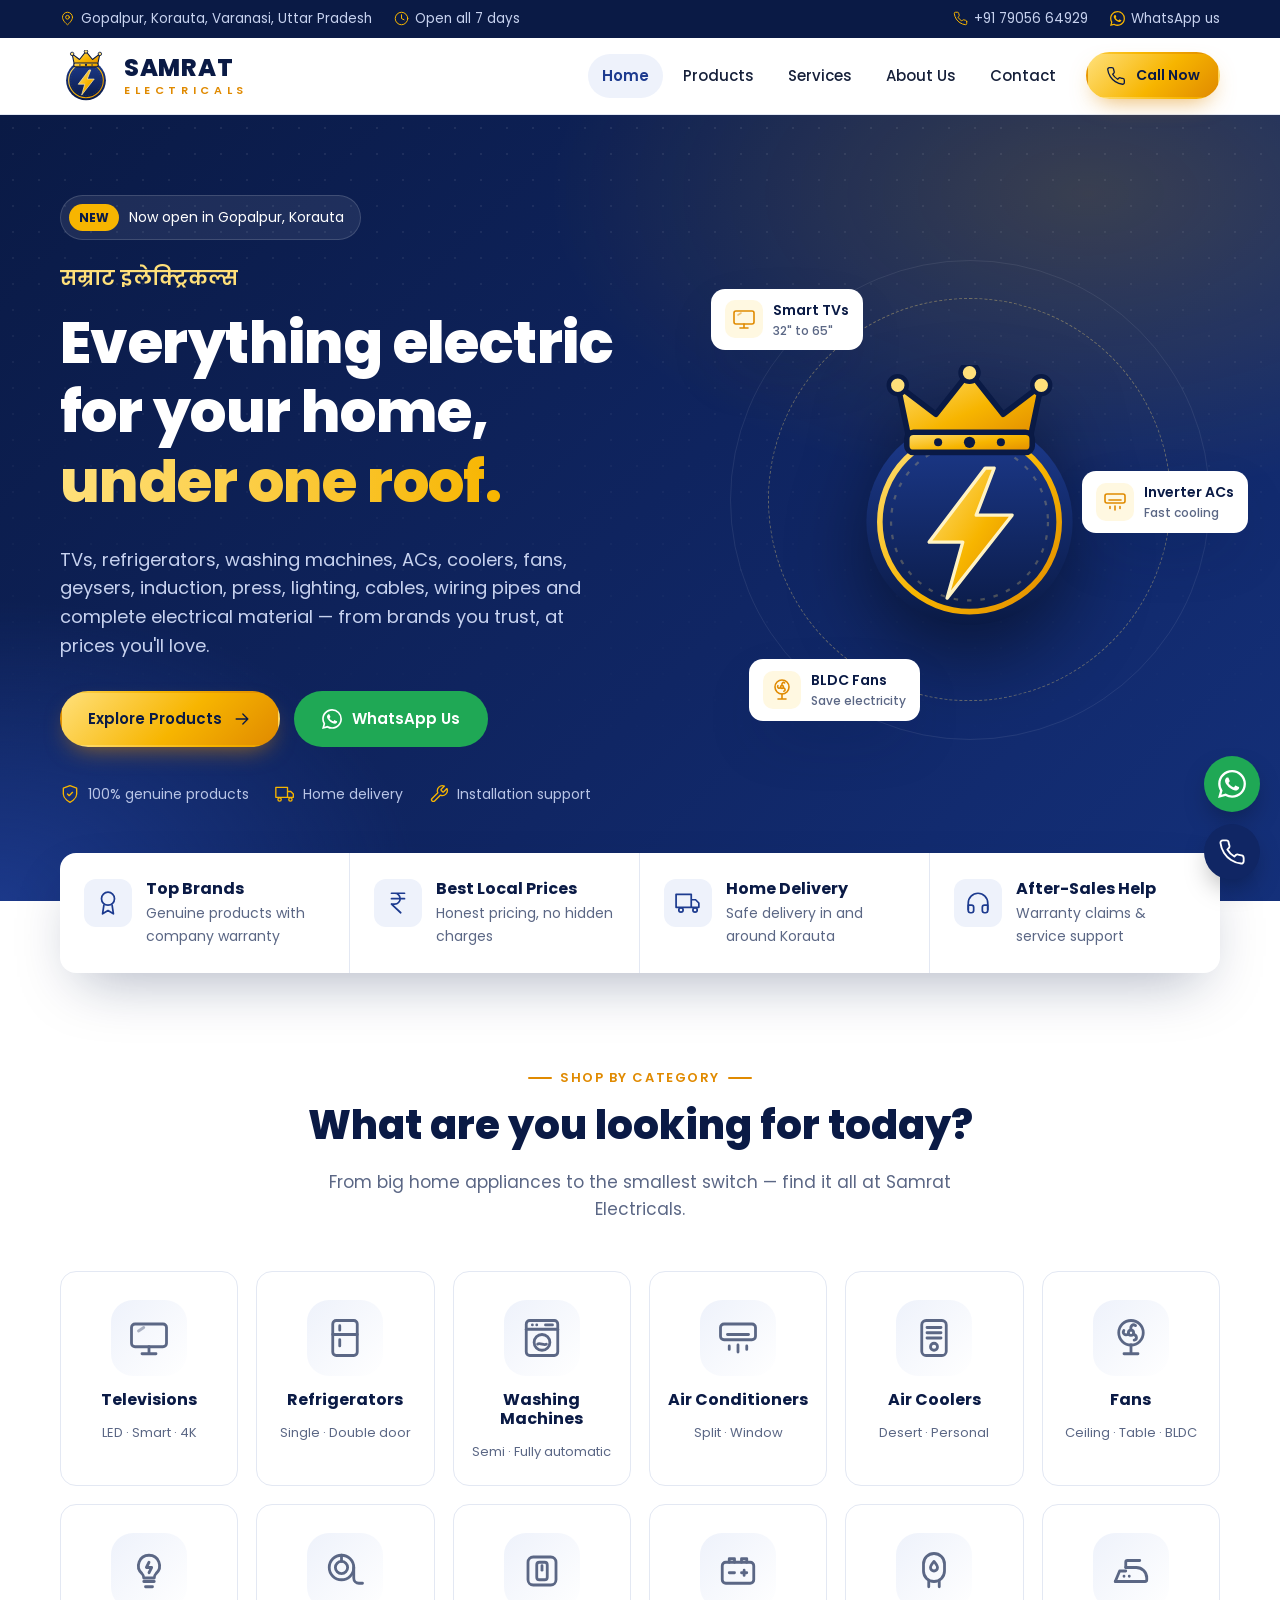
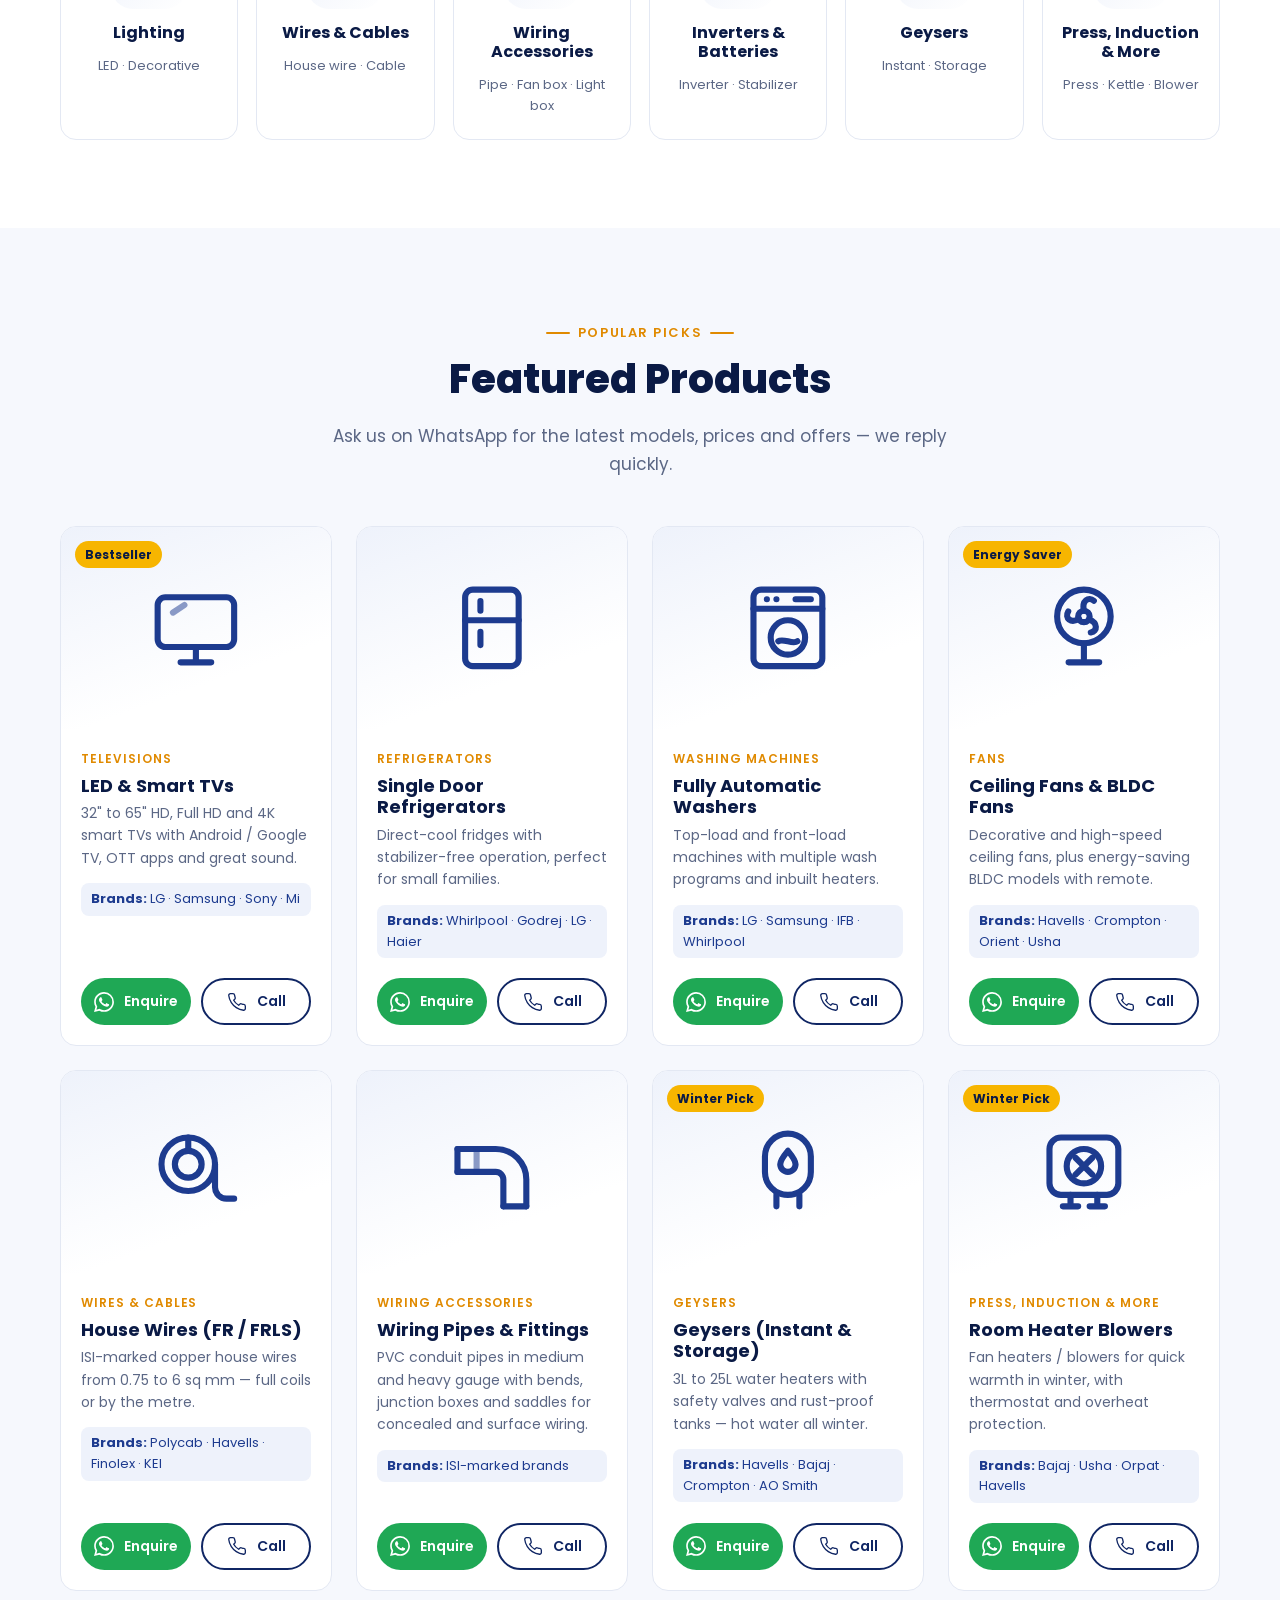
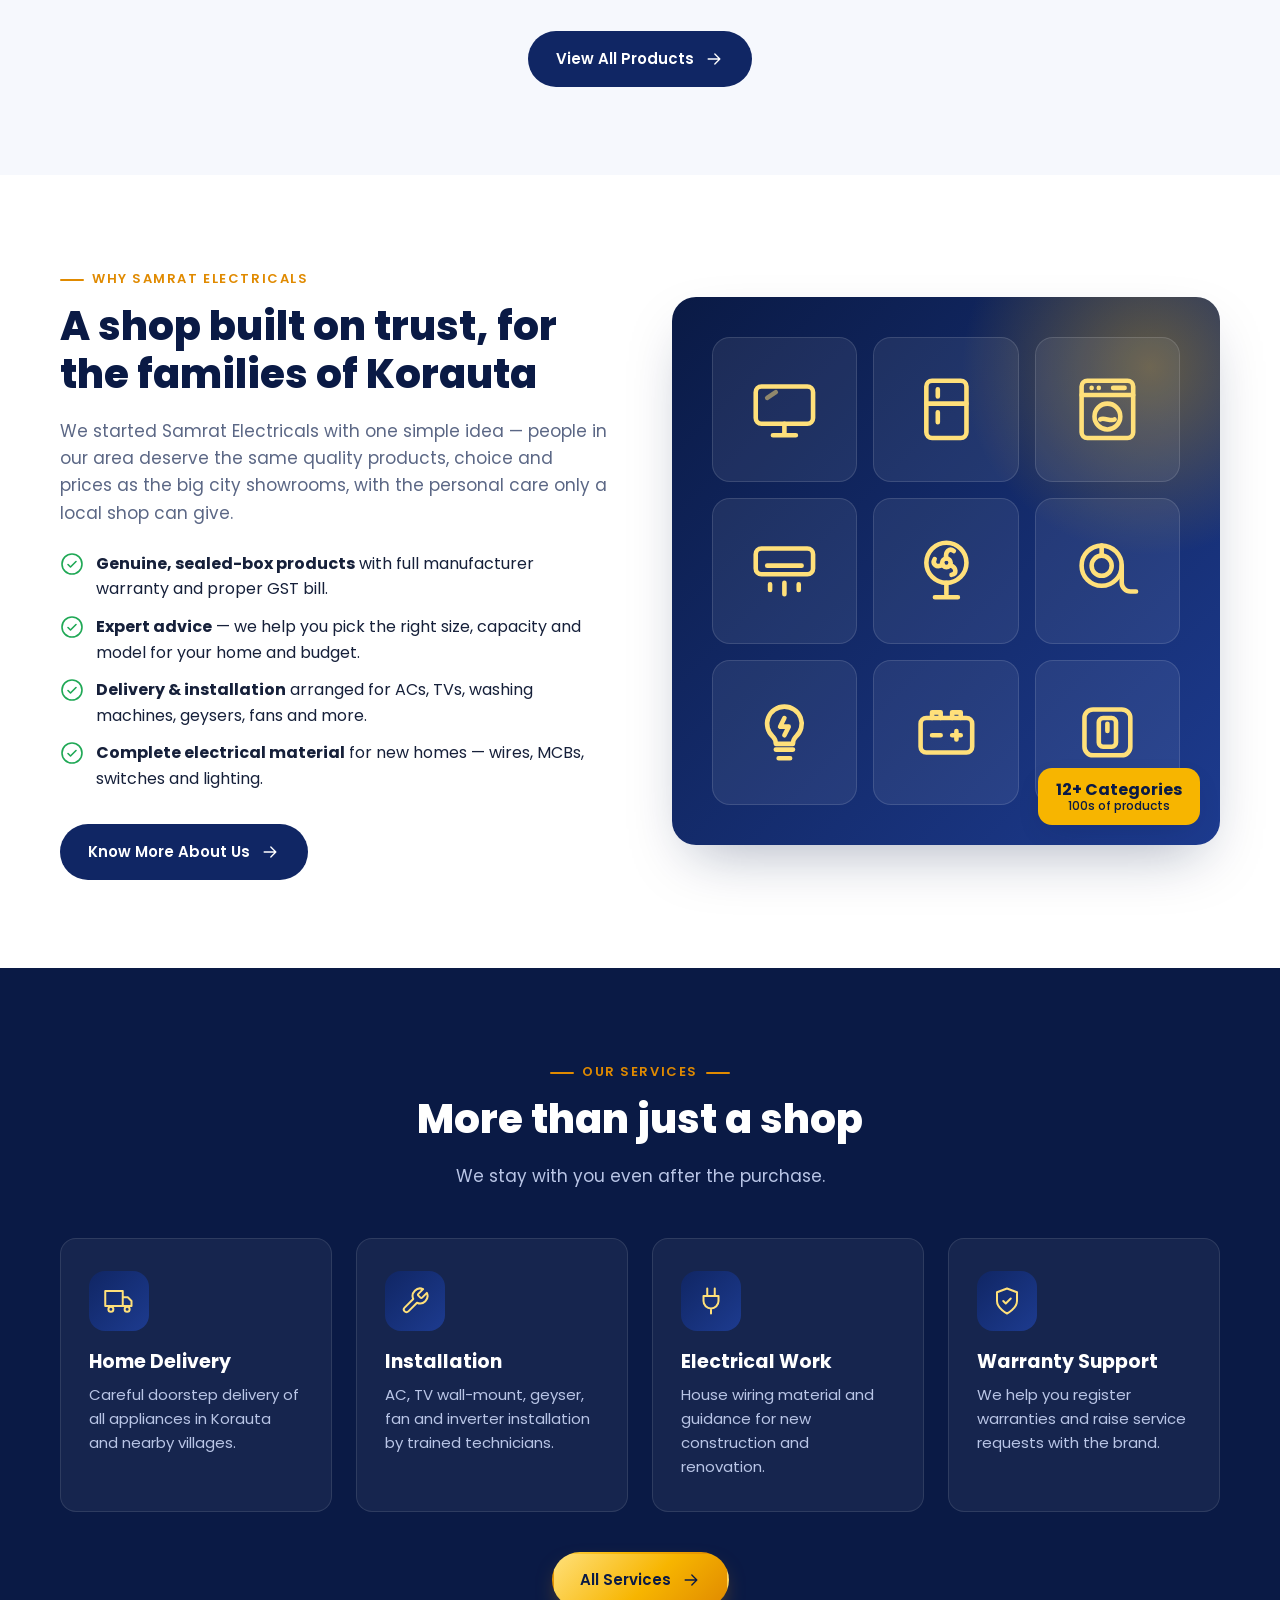
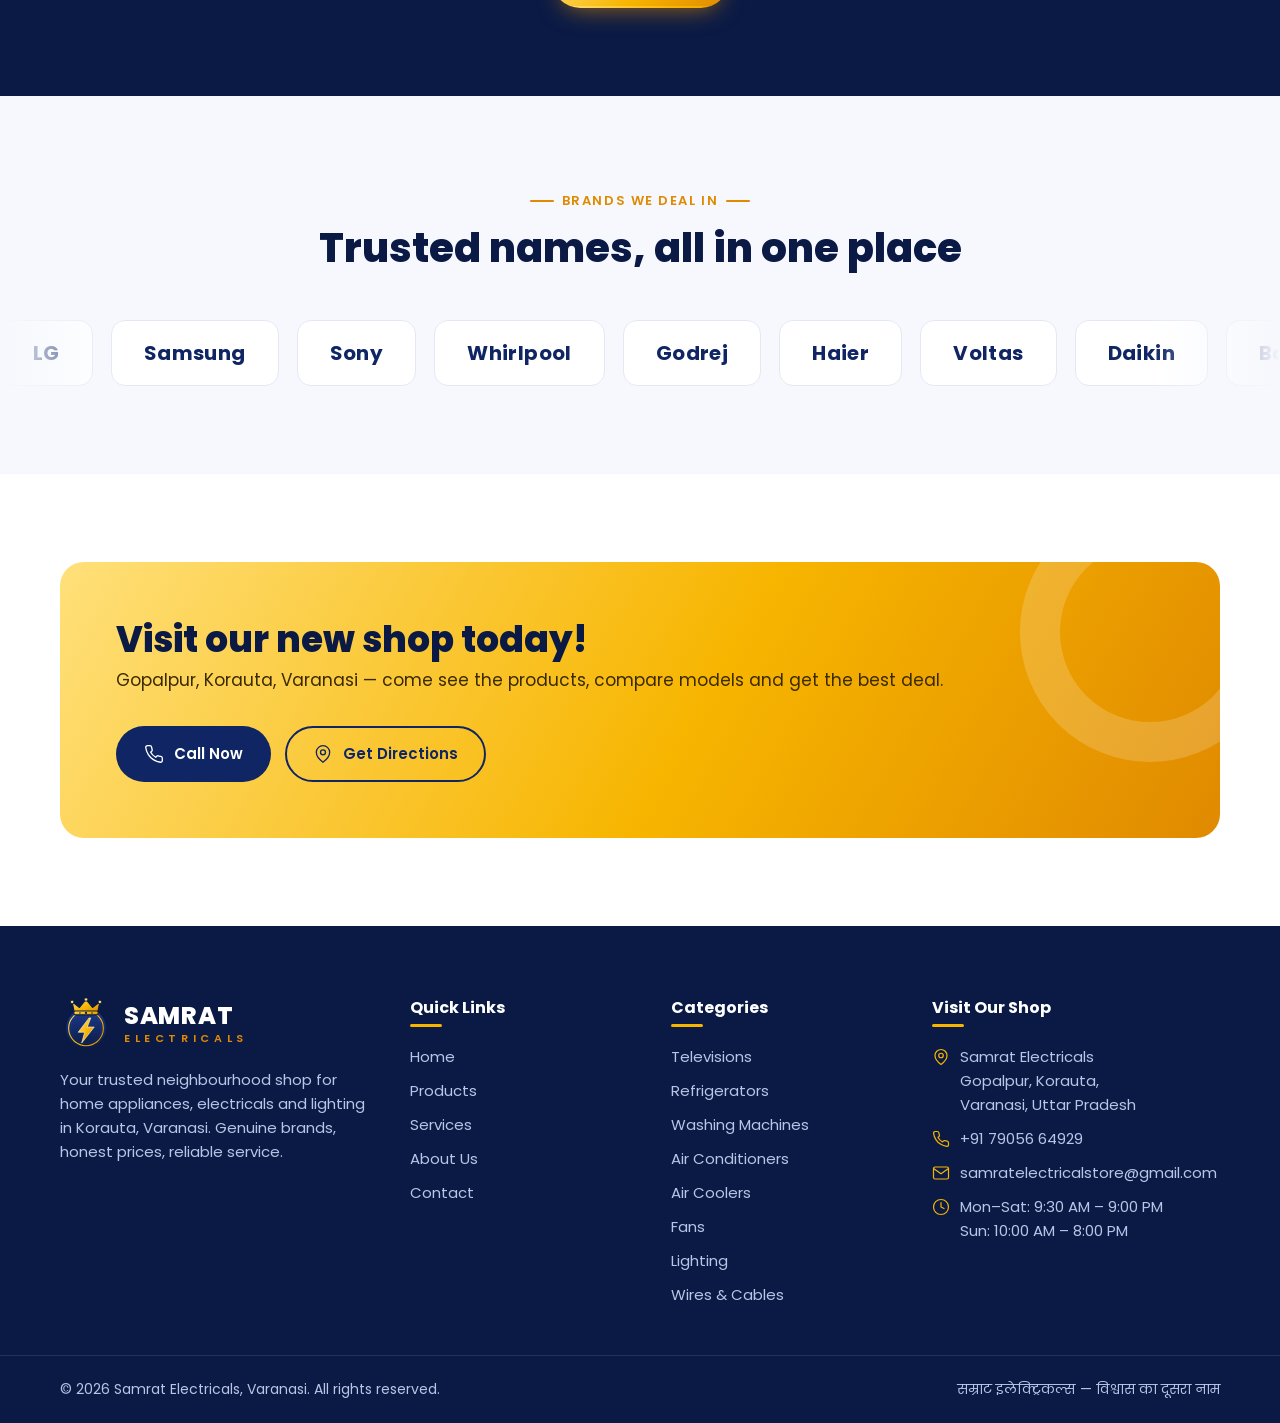
<file: index.html>
<!doctype html>
<html lang="en">
<head>
  <meta charset="utf-8">
  <meta name="viewport" content="width=device-width, initial-scale=1">
  <title>Samrat Electricals | Home Appliances & Electricals Shop in Korauta, Varanasi</title>
  <meta name="description" content="Samrat Electricals, Gopalpur, Korauta, Varanasi — your new neighbourhood shop for TVs, refrigerators, washing machines, ACs, coolers, fans, geysers, induction, kettles, press, blowers, lighting, wires, cables, wiring pipes, fan boxes, electric meters and inverters from top brands.">
  <meta name="theme-color" content="#0a1a45">
  <meta property="og:title" content="Samrat Electricals — Korauta, Varanasi">
  <meta property="og:description" content="Home appliances, electricals & lighting from trusted brands at the best local prices.">
  <meta property="og:image" content="assets/img/logo.png">
  <meta property="og:type" content="website">
  <link rel="icon" type="image/svg+xml" href="assets/img/logo-mark.svg">
  <link rel="icon" type="image/png" href="assets/img/favicon.png">
  <link rel="apple-touch-icon" href="assets/img/apple-touch-icon.png">
  <link rel="preconnect" href="https://fonts.googleapis.com">
  <link rel="preconnect" href="https://fonts.gstatic.com" crossorigin>
  <link href="https://fonts.googleapis.com/css2?family=Poppins:wght@400;500;600;700;800&display=swap" rel="stylesheet">
  <link rel="stylesheet" href="assets/css/style.css">
  <script type="application/ld+json">
  {
    "@context": "https://schema.org",
    "@type": "ElectronicsStore",
    "name": "Samrat Electricals",
    "image": "assets/img/logo.png",
    "address": {
      "@type": "PostalAddress",
      "streetAddress": "Gopalpur, Korauta",
      "addressLocality": "Varanasi",
      "addressRegion": "Uttar Pradesh",
      "addressCountry": "IN"
    },
    "openingHours": ["Mo-Sa 09:30-21:00", "Su 10:00-20:00"]
  }
  </script>
</head>
<body data-page="home">
  <div id="site-header"></div>

  <main>
    <!-- Hero -->
    <section class="hero">
      <div class="container">
        <div>
          <div class="hero__badge"><span>NEW</span>Now open in Gopalpur, Korauta</div>
          <p class="hero__hindi">सम्राट इलेक्ट्रिकल्स</p>
          <h1>Everything electric for your home, <em>under one roof.</em></h1>
          <p class="hero__lead">TVs, refrigerators, washing machines, ACs, coolers, fans, geysers, induction, press, lighting, cables, wiring pipes and complete electrical material — from brands you trust, at prices you'll love.</p>
          <div class="hero__actions">
            <a class="btn btn--gold" href="products.html">Explore Products <span data-icon="arrow"></span></a>
            <a class="btn btn--whatsapp" data-wa-link><span data-icon="whatsapp"></span>WhatsApp Us</a>
          </div>
          <div class="hero__meta">
            <div><span data-icon="shield"></span>100% genuine products</div>
            <div><span data-icon="truck"></span>Home delivery</div>
            <div><span data-icon="tools"></span>Installation support</div>
          </div>
        </div>
        <div class="hero__visual" aria-hidden="true">
          <div class="hero__ring hero__ring--2"></div>
          <div class="hero__ring"></div>
          <img class="hero__emblem" src="assets/img/logo-mark.svg" alt="">
          <div class="hero__chip hero__chip--1"><span class="ico" data-icon="tv"></span><span>Smart TVs<small>32" to 65"</small></span></div>
          <div class="hero__chip hero__chip--2"><span class="ico" data-icon="ac"></span><span>Inverter ACs<small>Fast cooling</small></span></div>
          <div class="hero__chip hero__chip--3"><span class="ico" data-icon="fan"></span><span>BLDC Fans<small>Save electricity</small></span></div>
        </div>
      </div>
    </section>

    <!-- Feature strip -->
    <section class="features">
      <div class="container">
        <div class="features__grid">
          <div class="feature"><span class="feature__ico" data-icon="award"></span><div><h3>Top Brands</h3><p>Genuine products with company warranty</p></div></div>
          <div class="feature"><span class="feature__ico" data-icon="rupee"></span><div><h3>Best Local Prices</h3><p>Honest pricing, no hidden charges</p></div></div>
          <div class="feature"><span class="feature__ico" data-icon="truck"></span><div><h3>Home Delivery</h3><p>Safe delivery in and around Korauta</p></div></div>
          <div class="feature"><span class="feature__ico" data-icon="headset"></span><div><h3>After-Sales Help</h3><p>Warranty claims & service support</p></div></div>
        </div>
      </div>
    </section>

    <!-- Categories -->
    <section class="section">
      <div class="container">
        <div class="section-head reveal">
          <span class="eyebrow">Shop by category</span>
          <h2>What are you looking for today?</h2>
          <p>From big home appliances to the smallest switch — find it all at Samrat Electricals.</p>
        </div>
        <div class="cat-grid" id="categories"></div>
      </div>
    </section>

    <!-- Featured products -->
    <section class="section section--soft">
      <div class="container">
        <div class="section-head reveal">
          <span class="eyebrow">Popular picks</span>
          <h2>Featured Products</h2>
          <p>Ask us on WhatsApp for the latest models, prices and offers — we reply quickly.</p>
        </div>
        <div class="product-grid" id="featured"></div>
        <div style="text-align:center;margin-top:40px">
          <a class="btn btn--navy" href="products.html">View All Products <span data-icon="arrow"></span></a>
        </div>
      </div>
    </section>

    <!-- Why choose us -->
    <section class="section">
      <div class="container split">
        <div class="reveal">
          <span class="eyebrow">Why Samrat Electricals</span>
          <h2>A shop built on trust, for the families of Korauta</h2>
          <p>We started Samrat Electricals with one simple idea — people in our area deserve the same quality products, choice and prices as the big city showrooms, with the personal care only a local shop can give.</p>
          <ul class="checklist">
            <li><span data-icon="check"></span><span><strong>Genuine, sealed-box products</strong> with full manufacturer warranty and proper GST bill.</span></li>
            <li><span data-icon="check"></span><span><strong>Expert advice</strong> — we help you pick the right size, capacity and model for your home and budget.</span></li>
            <li><span data-icon="check"></span><span><strong>Delivery & installation</strong> arranged for ACs, TVs, washing machines, geysers, fans and more.</span></li>
            <li><span data-icon="check"></span><span><strong>Complete electrical material</strong> for new homes — wires, MCBs, switches and lighting.</span></li>
          </ul>
          <a class="btn btn--navy" href="about.html">Know More About Us <span data-icon="arrow"></span></a>
        </div>
        <div class="showcase reveal" aria-hidden="true">
          <div class="showcase__grid">
            <div class="showcase__tile" data-icon="tv"></div>
            <div class="showcase__tile" data-icon="fridge"></div>
            <div class="showcase__tile" data-icon="washer"></div>
            <div class="showcase__tile" data-icon="ac"></div>
            <div class="showcase__tile" data-icon="fan"></div>
            <div class="showcase__tile" data-icon="cable"></div>
            <div class="showcase__tile" data-icon="lighting"></div>
            <div class="showcase__tile" data-icon="power"></div>
            <div class="showcase__tile" data-icon="electrical"></div>
          </div>
          <div class="showcase__stamp">12+ Categories<small>100s of products</small></div>
        </div>
      </div>
    </section>

    <!-- Services -->
    <section class="section section--navy">
      <div class="container">
        <div class="section-head reveal">
          <span class="eyebrow">Our services</span>
          <h2>More than just a shop</h2>
          <p>We stay with you even after the purchase.</p>
        </div>
        <div class="service-grid">
          <div class="service reveal"><span class="service__ico" data-icon="truck"></span><h3>Home Delivery</h3><p>Careful doorstep delivery of all appliances in Korauta and nearby villages.</p></div>
          <div class="service reveal"><span class="service__ico" data-icon="tools"></span><h3>Installation</h3><p>AC, TV wall-mount, geyser, fan and inverter installation by trained technicians.</p></div>
          <div class="service reveal"><span class="service__ico" data-icon="plug"></span><h3>Electrical Work</h3><p>House wiring material and guidance for new construction and renovation.</p></div>
          <div class="service reveal"><span class="service__ico" data-icon="shield"></span><h3>Warranty Support</h3><p>We help you register warranties and raise service requests with the brand.</p></div>
        </div>
        <div style="text-align:center;margin-top:40px">
          <a class="btn btn--gold" href="services.html">All Services <span data-icon="arrow"></span></a>
        </div>
      </div>
    </section>

    <!-- Brands -->
    <section class="section section--soft">
      <div class="container">
        <div class="section-head reveal">
          <span class="eyebrow">Brands we deal in</span>
          <h2>Trusted names, all in one place</h2>
        </div>
      </div>
      <div class="brands" id="brands"></div>
    </section>

    <!-- CTA -->
    <section class="section">
      <div class="container">
        <div class="cta reveal">
          <div>
            <h2>Visit our new shop today!</h2>
            <p>Gopalpur, Korauta, Varanasi — come see the products, compare models and get the best deal.</p>
          </div>
          <div class="cta__actions">
            <a class="btn btn--navy" data-phone-link href="#"><span data-icon="phone"></span>Call Now</a>
            <a class="btn btn--outline" data-map-link href="#"><span data-icon="pin"></span>Get Directions</a>
          </div>
        </div>
      </div>
    </section>
  </main>

  <div id="site-footer"></div>
  <script src="assets/js/main.js"></script>
</body>
</html>
</file>
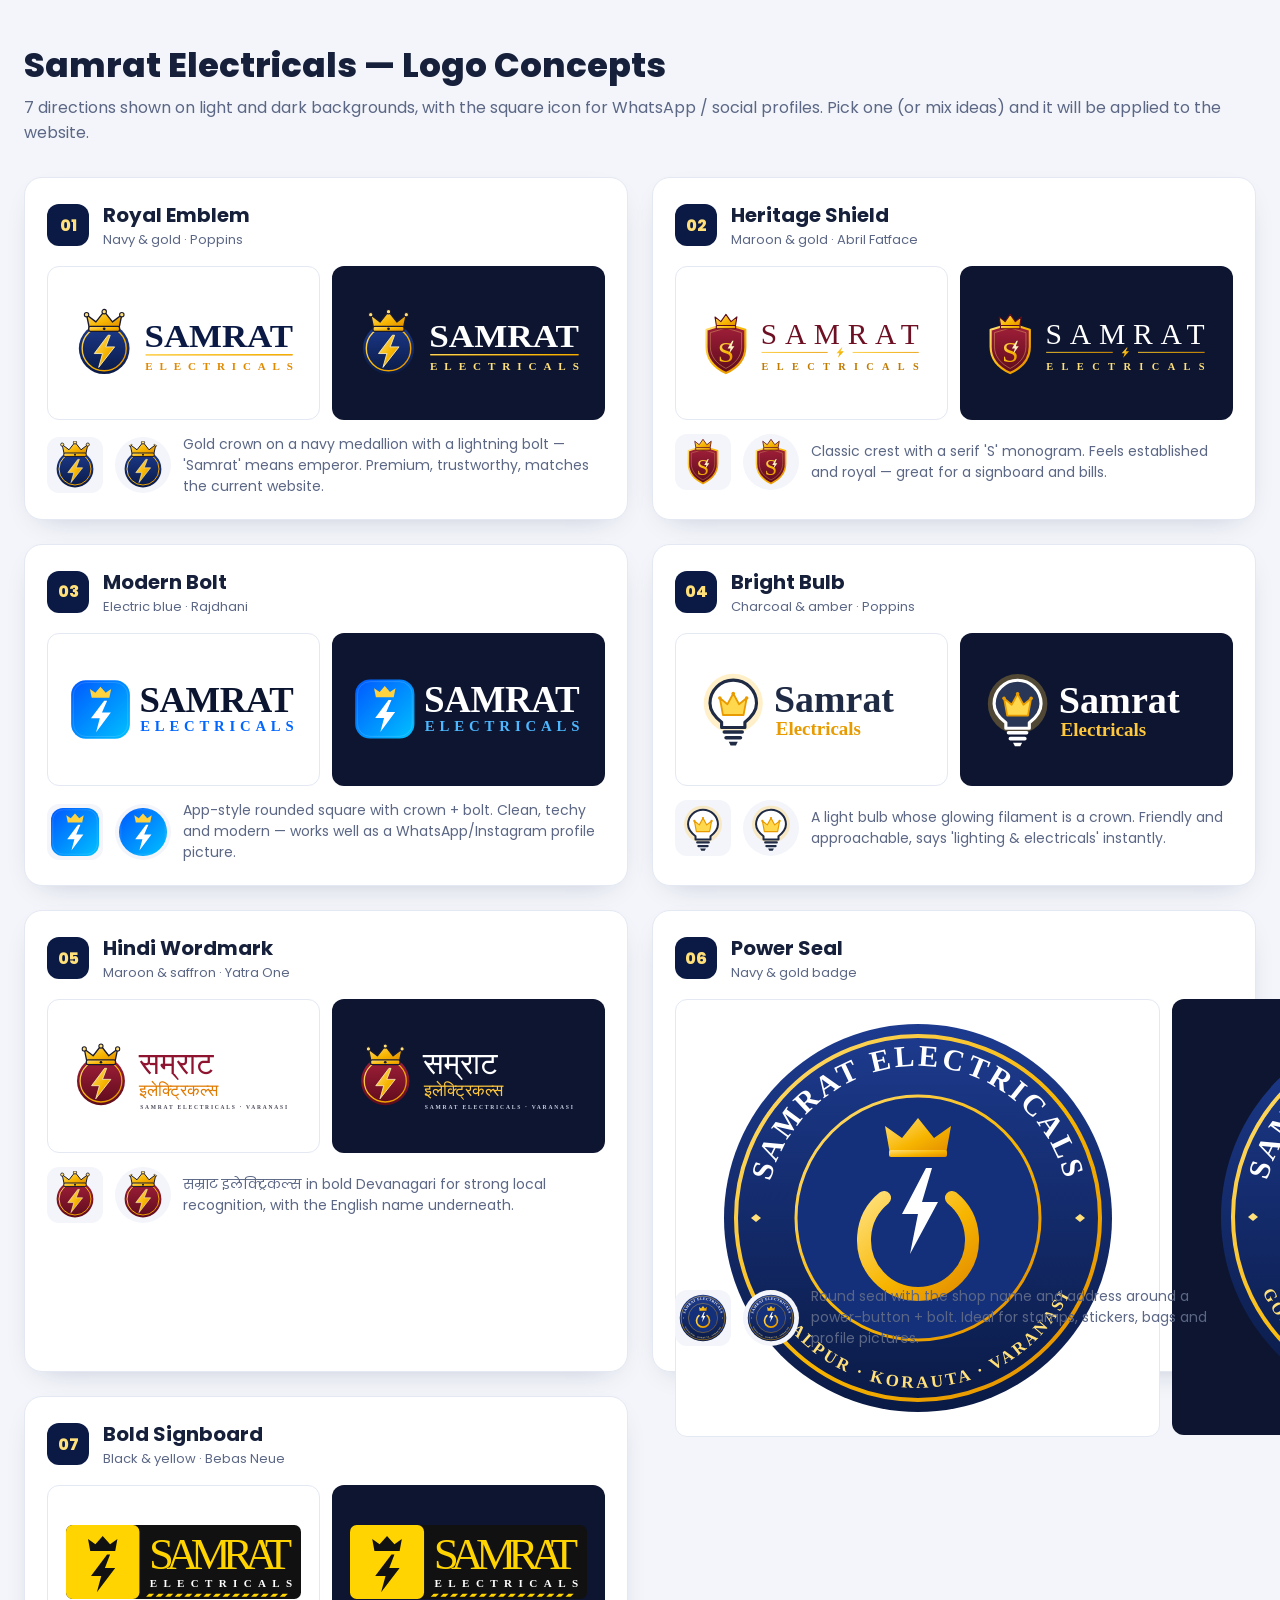
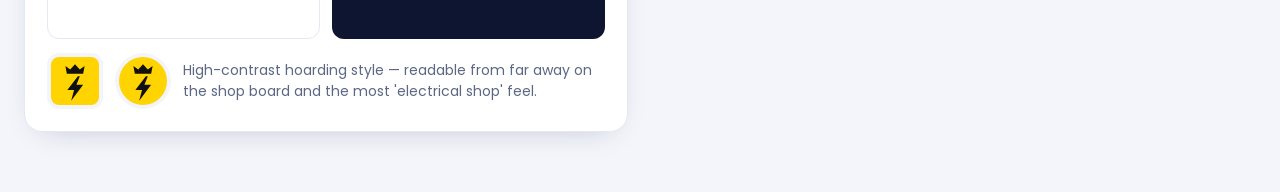
<file: logos/index.html>
<!doctype html>
<html lang="en"><head><meta charset="utf-8"><meta name="viewport" content="width=device-width, initial-scale=1">
<title>Logo Concepts — Samrat Electricals</title>
<link href="https://fonts.googleapis.com/css2?family=Poppins:wght@400;600;800&family=Abril+Fatface&family=Rajdhani:wght@700&family=Yatra+One&family=Bebas+Neue&display=swap" rel="stylesheet">
<style>
*{box-sizing:border-box} body{margin:0;font-family:Poppins,system-ui,sans-serif;background:#f3f5fa;color:#16203a}
.wrap{max-width:1360px;margin:0 auto;padding:40px 24px 60px}
h1{margin:0 0 4px;font-size:34px;font-weight:800} .lead{margin:0 0 32px;color:#5b6785}
.grid{display:grid;grid-template-columns:repeat(auto-fill,minmax(600px,1fr));gap:24px}
.card{background:#fff;border:1px solid #e3e8f3;border-radius:18px;padding:22px;box-shadow:0 10px 30px -18px rgba(10,26,69,.3)}
.card header{display:flex;gap:14px;align-items:center;margin-bottom:16px}
.num{width:42px;height:42px;border-radius:12px;background:#0a1a45;color:#ffe07a;display:grid;place-items:center;font-weight:800}
h2{margin:0;font-size:20px} .sub{margin:0;color:#5b6785;font-size:13px}
.panes{display:grid;grid-template-columns:1fr 1fr;gap:12px}
.pane{border-radius:12px;display:grid;place-items:center;padding:18px;aspect-ratio:16/9}
.pane img{max-width:100%;max-height:100%} .light{background:#fff;border:1px solid #e3e8f3} .dark{background:#0d1530}
.foot{display:flex;gap:12px;align-items:center;margin-top:14px} .foot p{margin:0;font-size:14px;color:#5b6785}
.icon{width:56px;height:56px;object-fit:contain;flex:none;background:#f3f5fa;border-radius:12px;padding:4px} .round{border-radius:50%}
@media(max-width:680px){.grid{grid-template-columns:1fr}.panes{grid-template-columns:1fr}}
</style></head><body><div class="wrap">
<h1>Samrat Electricals — Logo Concepts</h1>
<p class="lead">7 directions shown on light and dark backgrounds, with the square icon for WhatsApp / social profiles. Pick one (or mix ideas) and it will be applied to the website.</p>
<div class="grid">
<article class="card">
  <header><span class="num">01</span><div><h2>Royal Emblem</h2><p class="sub">Navy & gold · Poppins</p></div></header>
  <div class="panes">
    <div class="pane light"><img src="01-royal-emblem/logo.svg" alt="Royal Emblem logo"></div>
    <div class="pane dark"><img src="01-royal-emblem/logo-dark.svg" alt="Royal Emblem logo on dark"></div>
  </div>
  <div class="foot"><img class="icon" src="01-royal-emblem/icon.svg" alt="Royal Emblem icon"><img class="icon round" src="01-royal-emblem/icon.svg" alt=""><p>Gold crown on a navy medallion with a lightning bolt — 'Samrat' means emperor. Premium, trustworthy, matches the current website.</p></div>
</article><article class="card">
  <header><span class="num">02</span><div><h2>Heritage Shield</h2><p class="sub">Maroon & gold · Abril Fatface</p></div></header>
  <div class="panes">
    <div class="pane light"><img src="02-heritage-shield/logo.svg" alt="Heritage Shield logo"></div>
    <div class="pane dark"><img src="02-heritage-shield/logo-dark.svg" alt="Heritage Shield logo on dark"></div>
  </div>
  <div class="foot"><img class="icon" src="02-heritage-shield/icon.svg" alt="Heritage Shield icon"><img class="icon round" src="02-heritage-shield/icon.svg" alt=""><p>Classic crest with a serif 'S' monogram. Feels established and royal — great for a signboard and bills.</p></div>
</article><article class="card">
  <header><span class="num">03</span><div><h2>Modern Bolt</h2><p class="sub">Electric blue · Rajdhani</p></div></header>
  <div class="panes">
    <div class="pane light"><img src="03-modern-bolt/logo.svg" alt="Modern Bolt logo"></div>
    <div class="pane dark"><img src="03-modern-bolt/logo-dark.svg" alt="Modern Bolt logo on dark"></div>
  </div>
  <div class="foot"><img class="icon" src="03-modern-bolt/icon.svg" alt="Modern Bolt icon"><img class="icon round" src="03-modern-bolt/icon.svg" alt=""><p>App-style rounded square with crown + bolt. Clean, techy and modern — works well as a WhatsApp/Instagram profile picture.</p></div>
</article><article class="card">
  <header><span class="num">04</span><div><h2>Bright Bulb</h2><p class="sub">Charcoal & amber · Poppins</p></div></header>
  <div class="panes">
    <div class="pane light"><img src="04-bright-bulb/logo.svg" alt="Bright Bulb logo"></div>
    <div class="pane dark"><img src="04-bright-bulb/logo-dark.svg" alt="Bright Bulb logo on dark"></div>
  </div>
  <div class="foot"><img class="icon" src="04-bright-bulb/icon.svg" alt="Bright Bulb icon"><img class="icon round" src="04-bright-bulb/icon.svg" alt=""><p>A light bulb whose glowing filament is a crown. Friendly and approachable, says 'lighting & electricals' instantly.</p></div>
</article><article class="card">
  <header><span class="num">05</span><div><h2>Hindi Wordmark</h2><p class="sub">Maroon & saffron · Yatra One</p></div></header>
  <div class="panes">
    <div class="pane light"><img src="05-hindi-desi/logo.svg" alt="Hindi Wordmark logo"></div>
    <div class="pane dark"><img src="05-hindi-desi/logo-dark.svg" alt="Hindi Wordmark logo on dark"></div>
  </div>
  <div class="foot"><img class="icon" src="05-hindi-desi/icon.svg" alt="Hindi Wordmark icon"><img class="icon round" src="05-hindi-desi/icon.svg" alt=""><p>सम्राट इलेक्ट्रिकल्स in bold Devanagari for strong local recognition, with the English name underneath.</p></div>
</article><article class="card">
  <header><span class="num">06</span><div><h2>Power Seal</h2><p class="sub">Navy & gold badge</p></div></header>
  <div class="panes">
    <div class="pane light"><img src="06-power-seal/logo.svg" alt="Power Seal logo"></div>
    <div class="pane dark"><img src="06-power-seal/logo.svg" alt="Power Seal logo on dark"></div>
  </div>
  <div class="foot"><img class="icon" src="06-power-seal/icon.svg" alt="Power Seal icon"><img class="icon round" src="06-power-seal/icon.svg" alt=""><p>Round seal with the shop name and address around a power-button + bolt. Ideal for stamps, stickers, bags and profile pictures.</p></div>
</article><article class="card">
  <header><span class="num">07</span><div><h2>Bold Signboard</h2><p class="sub">Black & yellow · Bebas Neue</p></div></header>
  <div class="panes">
    <div class="pane light"><img src="07-bold-signboard/logo.svg" alt="Bold Signboard logo"></div>
    <div class="pane dark"><img src="07-bold-signboard/logo.svg" alt="Bold Signboard logo on dark"></div>
  </div>
  <div class="foot"><img class="icon" src="07-bold-signboard/icon.svg" alt="Bold Signboard icon"><img class="icon round" src="07-bold-signboard/icon.svg" alt=""><p>High-contrast hoarding style — readable from far away on the shop board and the most 'electrical shop' feel.</p></div>
</article>
</div></div></body></html>
</file>
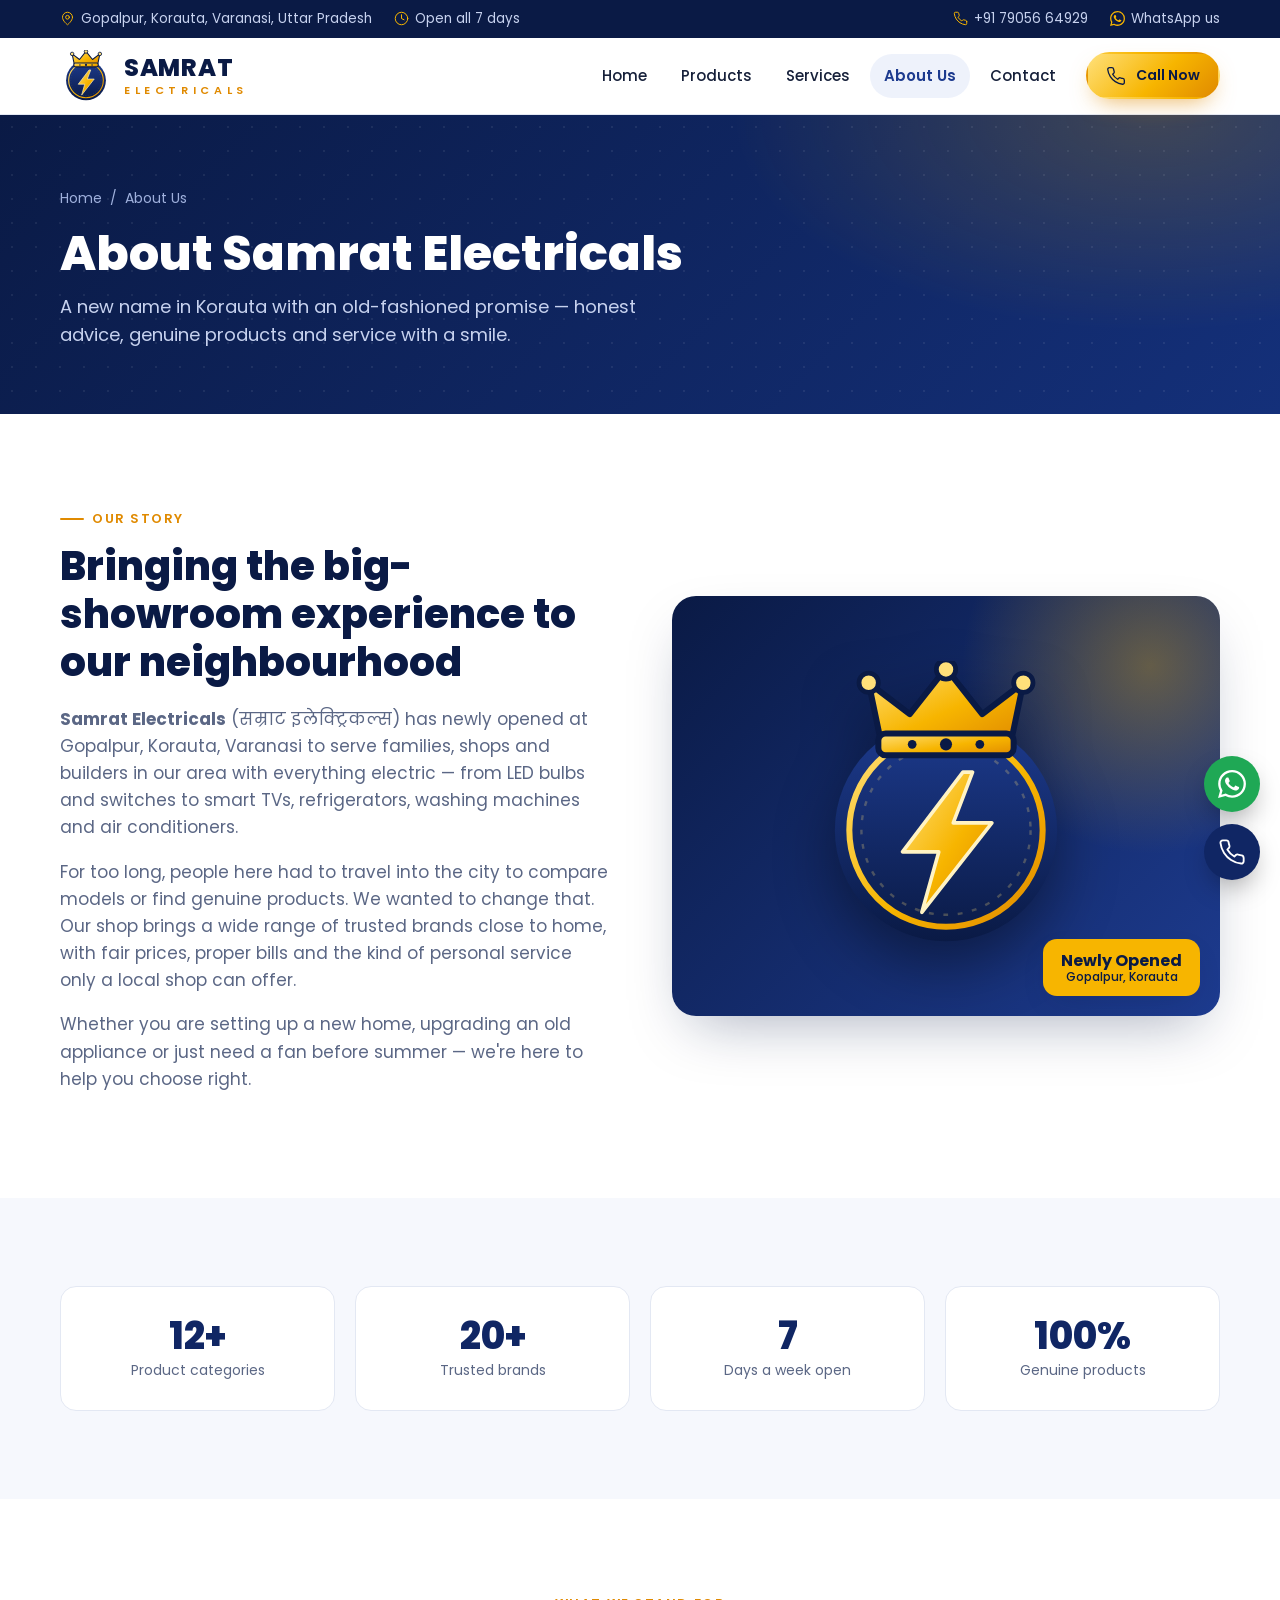
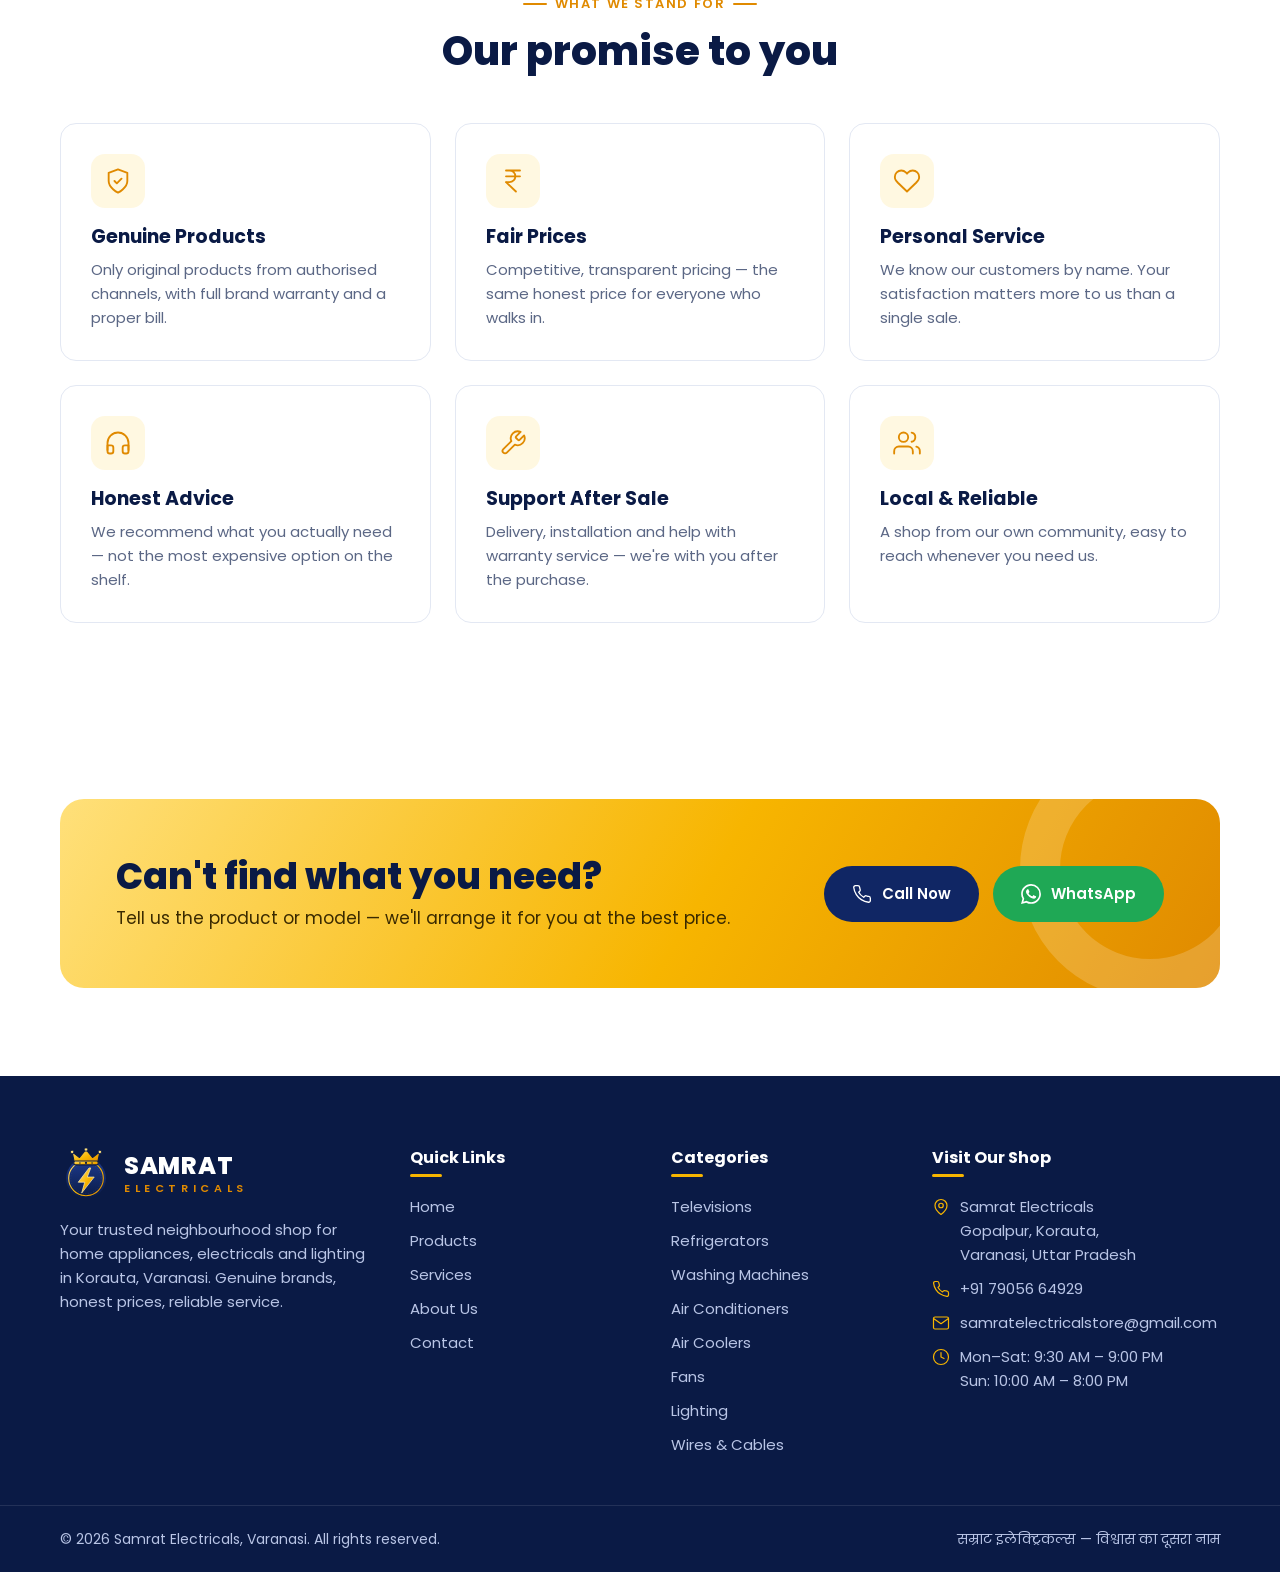
<file: about.html>
<!doctype html>
<html lang="en">
<head>
  <meta charset="utf-8">
  <meta name="viewport" content="width=device-width, initial-scale=1">
  <title>About Us | Samrat Electricals, Korauta, Varanasi</title>
  <meta name="description" content="Samrat Electricals is a newly opened home appliances and electricals shop in Gopalpur, Korauta, Varanasi, built on genuine products, fair prices and personal service.">
  <meta name="theme-color" content="#0a1a45">
  <meta property="og:title" content="About Us | Samrat Electricals, Korauta, Varanasi">
  <meta property="og:description" content="Samrat Electricals is a newly opened home appliances and electricals shop in Gopalpur, Korauta, Varanasi, built on genuine products, fair prices and personal service.">
  <meta property="og:image" content="assets/img/logo.png">
  <link rel="icon" type="image/svg+xml" href="assets/img/logo-mark.svg">
  <link rel="icon" type="image/png" href="assets/img/favicon.png">
  <link rel="apple-touch-icon" href="assets/img/apple-touch-icon.png">
  <link rel="preconnect" href="https://fonts.googleapis.com">
  <link rel="preconnect" href="https://fonts.gstatic.com" crossorigin>
  <link href="https://fonts.googleapis.com/css2?family=Poppins:wght@400;500;600;700;800&display=swap" rel="stylesheet">
  <link rel="stylesheet" href="assets/css/style.css">
</head>
<body data-page="about">
  <div id="site-header"></div>

  <main>
    <section class="page-hero">
      <div class="container">
        <nav class="breadcrumb" aria-label="Breadcrumb"><a href="index.html">Home</a><span>/</span><span>About Us</span></nav>
        <h1>About Samrat Electricals</h1>
        <p>A new name in Korauta with an old-fashioned promise — honest advice, genuine products and service with a smile.</p>
      </div>
    </section>

    <section class="section">
      <div class="container split">
        <div class="reveal">
          <span class="eyebrow">Our story</span>
          <h2>Bringing the big-showroom experience to our neighbourhood</h2>
          <p><strong>Samrat Electricals</strong> (सम्राट इलेक्ट्रिकल्स) has newly opened at Gopalpur, Korauta, Varanasi to serve families, shops and builders in our area with everything electric — from LED bulbs and switches to smart TVs, refrigerators, washing machines and air conditioners.</p>
          <p>For too long, people here had to travel into the city to compare models or find genuine products. We wanted to change that. Our shop brings a wide range of trusted brands close to home, with fair prices, proper bills and the kind of personal service only a local shop can offer.</p>
          <p>Whether you are setting up a new home, upgrading an old appliance or just need a fan before summer — we're here to help you choose right.</p>
        </div>
        <div class="showcase reveal" aria-hidden="true">
          <img src="assets/img/logo-mark.svg" alt="" style="width:62%;position:relative;filter:drop-shadow(0 24px 30px rgba(0,0,0,.4))">
          <div class="showcase__stamp">Newly Opened<small>Gopalpur, Korauta</small></div>
        </div>
      </div>
    </section>

    <section class="section section--soft">
      <div class="container">
        <div class="stats">
          <div class="stat reveal"><strong>12+</strong><span>Product categories</span></div>
          <div class="stat reveal"><strong>20+</strong><span>Trusted brands</span></div>
          <div class="stat reveal"><strong>7</strong><span>Days a week open</span></div>
          <div class="stat reveal"><strong>100%</strong><span>Genuine products</span></div>
        </div>
      </div>
    </section>

    <section class="section">
      <div class="container">
        <div class="section-head reveal">
          <span class="eyebrow">What we stand for</span>
          <h2>Our promise to you</h2>
        </div>
        <div class="values">
          <div class="value reveal"><span class="value__ico" data-icon="shield"></span><h3>Genuine Products</h3><p>Only original products from authorised channels, with full brand warranty and a proper bill.</p></div>
          <div class="value reveal"><span class="value__ico" data-icon="rupee"></span><h3>Fair Prices</h3><p>Competitive, transparent pricing — the same honest price for everyone who walks in.</p></div>
          <div class="value reveal"><span class="value__ico" data-icon="heart"></span><h3>Personal Service</h3><p>We know our customers by name. Your satisfaction matters more to us than a single sale.</p></div>
          <div class="value reveal"><span class="value__ico" data-icon="headset"></span><h3>Honest Advice</h3><p>We recommend what you actually need — not the most expensive option on the shelf.</p></div>
          <div class="value reveal"><span class="value__ico" data-icon="tools"></span><h3>Support After Sale</h3><p>Delivery, installation and help with warranty service — we're with you after the purchase.</p></div>
          <div class="value reveal"><span class="value__ico" data-icon="users"></span><h3>Local & Reliable</h3><p>A shop from our own community, easy to reach whenever you need us.</p></div>
        </div>
      </div>
    </section>
    <section class="section">
      <div class="container">
        <div class="cta reveal">
          <div>
            <h2>Can't find what you need?</h2>
            <p>Tell us the product or model — we'll arrange it for you at the best price.</p>
          </div>
          <div class="cta__actions">
            <a class="btn btn--navy" data-phone-link href="#"><span data-icon="phone"></span>Call Now</a>
            <a class="btn btn--whatsapp" data-wa-link href="#"><span data-icon="whatsapp"></span>WhatsApp</a>
          </div>
        </div>
      </div>
    </section>
  </main>

  <div id="site-footer"></div>
  <script src="assets/js/main.js"></script>
</body>
</html>
</file>
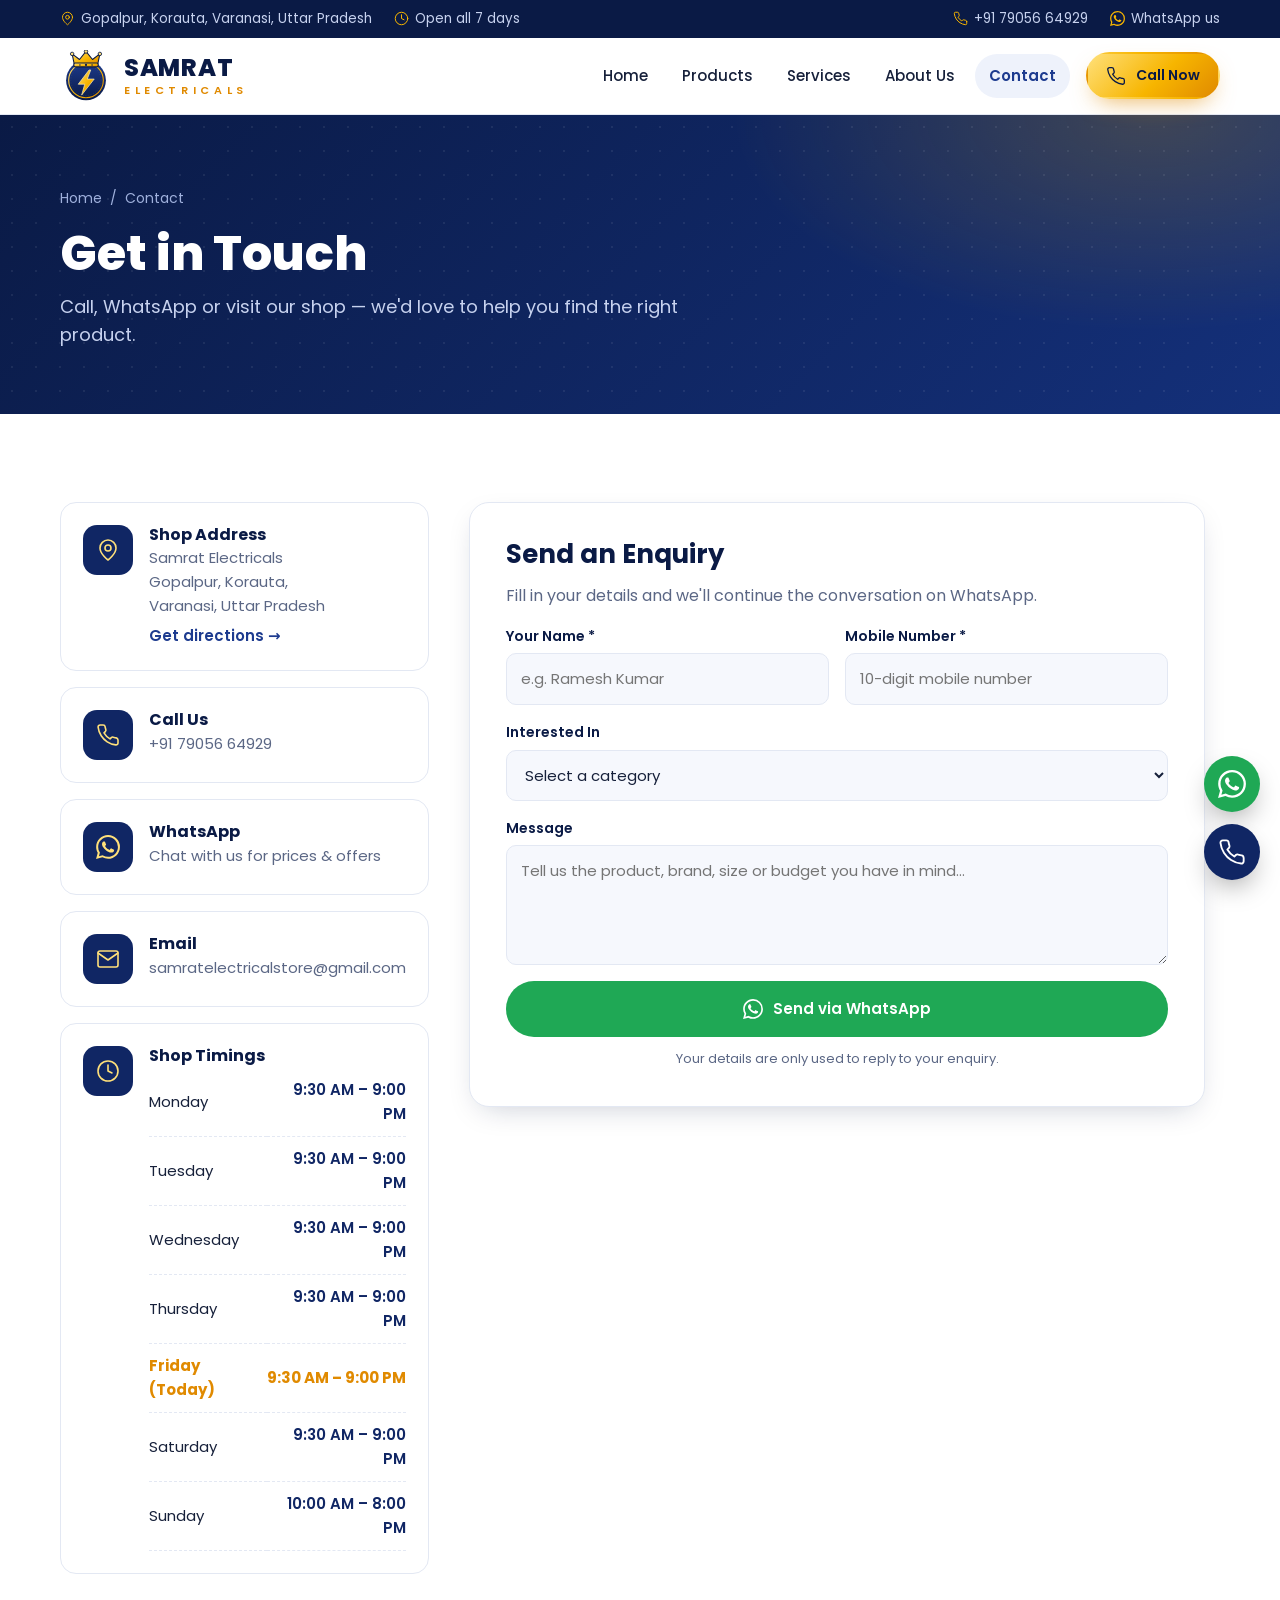
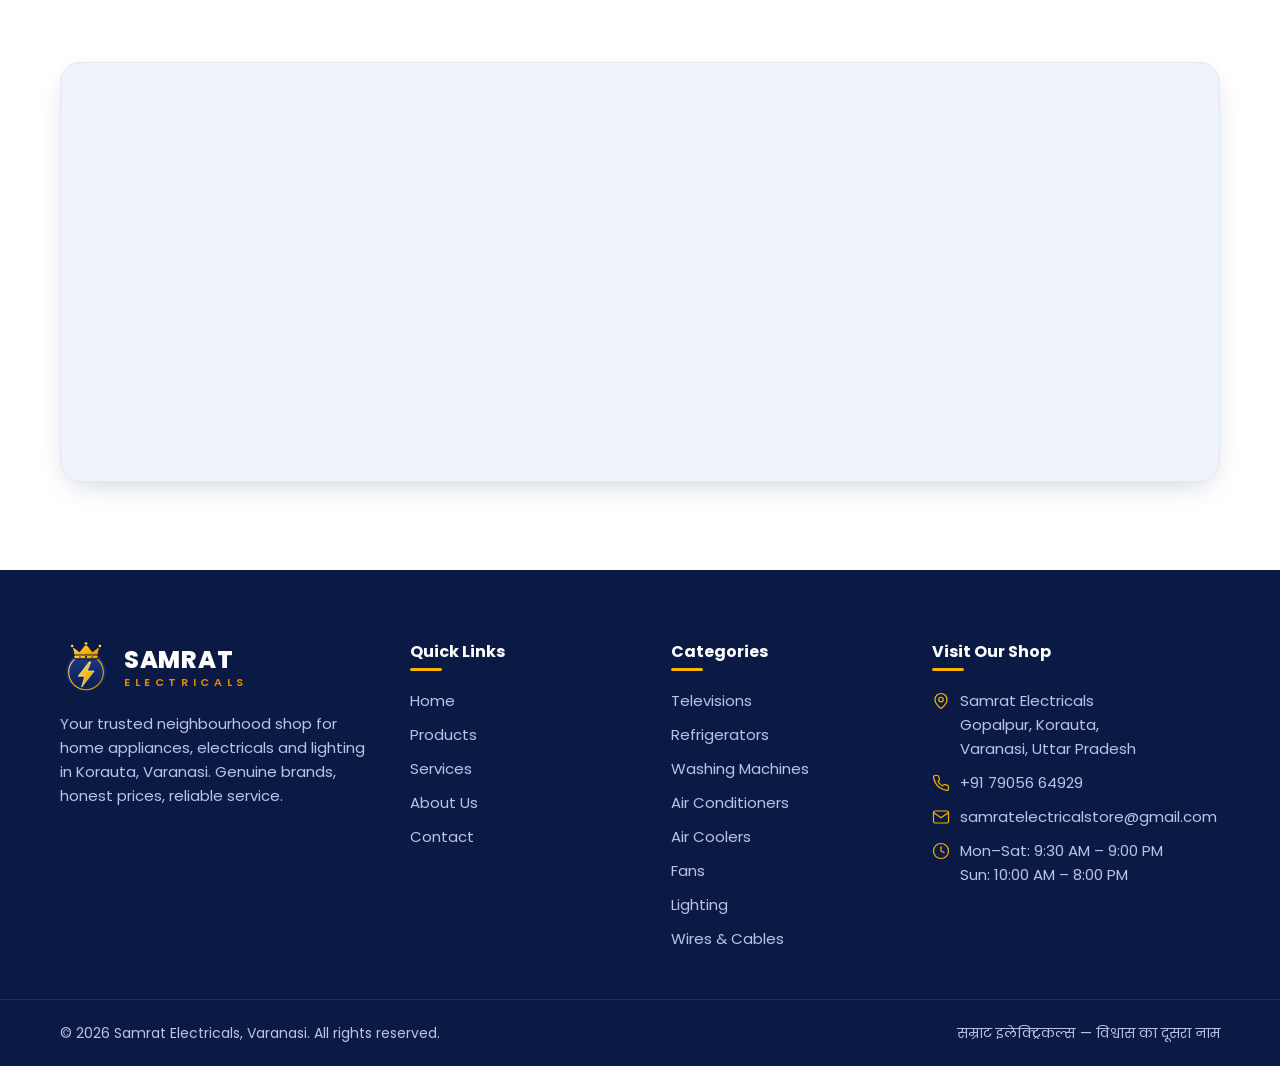
<file: contact.html>
<!doctype html>
<html lang="en">
<head>
  <meta charset="utf-8">
  <meta name="viewport" content="width=device-width, initial-scale=1">
  <title>Contact Us | Samrat Electricals, Gopalpur, Korauta, Varanasi</title>
  <meta name="description" content="Visit, call or WhatsApp Samrat Electricals at Gopalpur, Korauta, Varanasi. Get directions, shop timings and send us an enquiry.">
  <meta name="theme-color" content="#0a1a45">
  <meta property="og:title" content="Contact Us | Samrat Electricals, Gopalpur, Korauta, Varanasi">
  <meta property="og:description" content="Visit, call or WhatsApp Samrat Electricals at Gopalpur, Korauta, Varanasi. Get directions, shop timings and send us an enquiry.">
  <meta property="og:image" content="assets/img/logo.png">
  <link rel="icon" type="image/svg+xml" href="assets/img/logo-mark.svg">
  <link rel="icon" type="image/png" href="assets/img/favicon.png">
  <link rel="apple-touch-icon" href="assets/img/apple-touch-icon.png">
  <link rel="preconnect" href="https://fonts.googleapis.com">
  <link rel="preconnect" href="https://fonts.gstatic.com" crossorigin>
  <link href="https://fonts.googleapis.com/css2?family=Poppins:wght@400;500;600;700;800&display=swap" rel="stylesheet">
  <link rel="stylesheet" href="assets/css/style.css">
</head>
<body data-page="contact">
  <div id="site-header"></div>

  <main>
    <section class="page-hero">
      <div class="container">
        <nav class="breadcrumb" aria-label="Breadcrumb"><a href="index.html">Home</a><span>/</span><span>Contact</span></nav>
        <h1>Get in Touch</h1>
        <p>Call, WhatsApp or visit our shop — we'd love to help you find the right product.</p>
      </div>
    </section>

    <section class="section">
      <div class="container contact-grid">
        <div class="info-cards">
          <div class="info-card reveal"><span class="info-card__ico" data-icon="pin"></span><div><h3>Shop Address</h3><p>Samrat Electricals<br>Gopalpur, Korauta,<br>Varanasi, Uttar Pradesh</p><p style="margin-top:6px"><a data-map-link href="#" style="color:var(--navy-700);font-weight:600">Get directions →</a></p></div></div>
          <div class="info-card reveal"><span class="info-card__ico" data-icon="phone"></span><div><h3>Call Us</h3><p><a data-phone-link data-phone-text href="#"></a></p></div></div>
          <div class="info-card reveal"><span class="info-card__ico" data-icon="whatsapp"></span><div><h3>WhatsApp</h3><p><a data-wa-link href="#">Chat with us for prices & offers</a></p></div></div>
          <div class="info-card reveal" data-email><span class="info-card__ico" data-icon="mail"></span><div><h3>Email</h3><p><a href="#"></a></p></div></div>
          <div class="info-card reveal"><span class="info-card__ico" data-icon="clock"></span><div style="flex:1"><h3>Shop Timings</h3><table class="hours"><tbody id="hours"></tbody></table></div></div>
        </div>

        <form class="form reveal" id="enquiry-form" novalidate>
          <h2>Send an Enquiry</h2>
          <p>Fill in your details and we'll continue the conversation on WhatsApp.</p>
          <div class="form__row">
            <div class="field"><label for="name">Your Name *</label><input id="name" name="name" required autocomplete="name" placeholder="e.g. Ramesh Kumar"></div>
            <div class="field"><label for="phone">Mobile Number *</label><input id="phone" name="phone" type="tel" required pattern="[0-9+ ]{10,14}" autocomplete="tel" placeholder="10-digit mobile number"></div>
          </div>
          <div class="field"><label for="interest">Interested In</label><select id="interest" name="interest"></select></div>
          <div class="field"><label for="message">Message</label><textarea id="message" name="message" placeholder="Tell us the product, brand, size or budget you have in mind…"></textarea></div>
          <button class="btn btn--whatsapp btn--block" type="submit"><span data-icon="whatsapp"></span>Send via WhatsApp</button>
          <p class="form__note">Your details are only used to reply to your enquiry.</p>
        </form>
      </div>
    </section>

    <section class="section section--soft" style="padding-top:0;background:transparent">
      <div class="container">
        <div class="map reveal" data-map></div>
      </div>
    </section>
  </main>

  <div id="site-footer"></div>
  <script src="assets/js/main.js"></script>
</body>
</html>
</file>
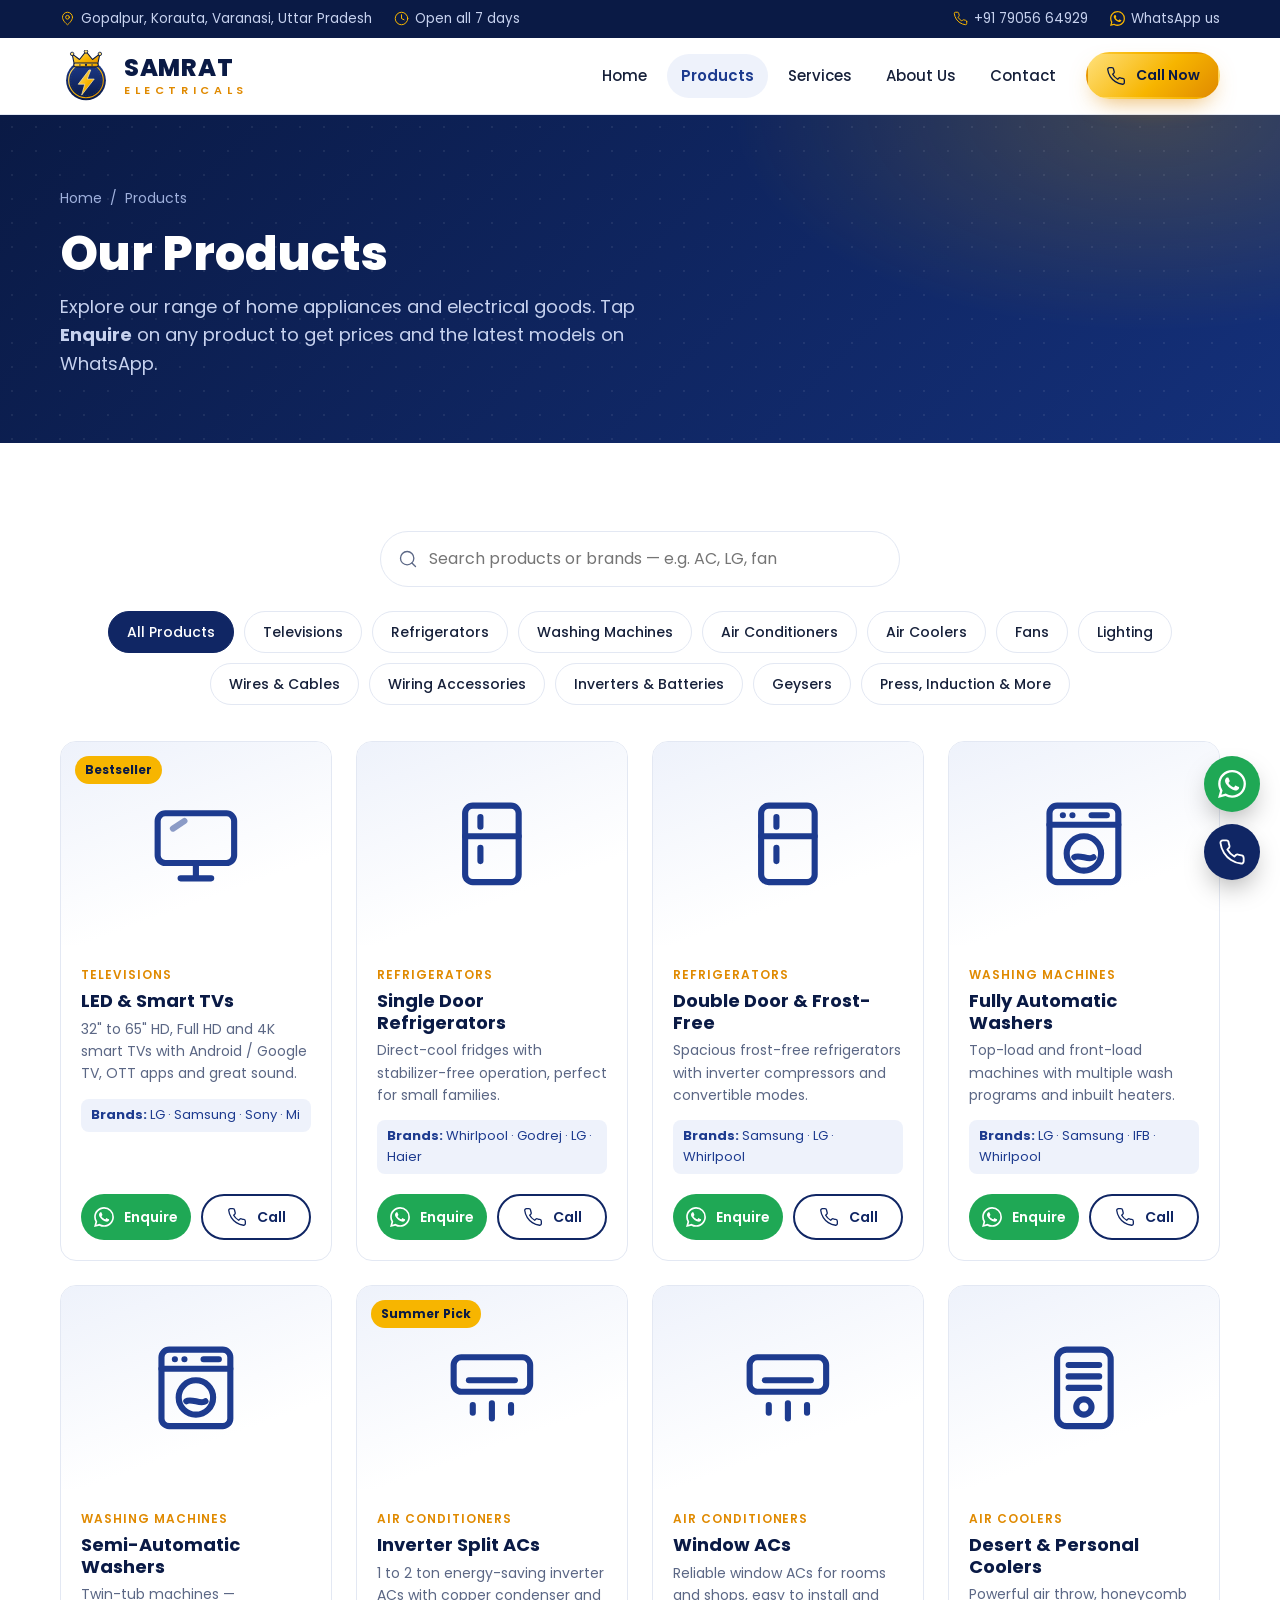
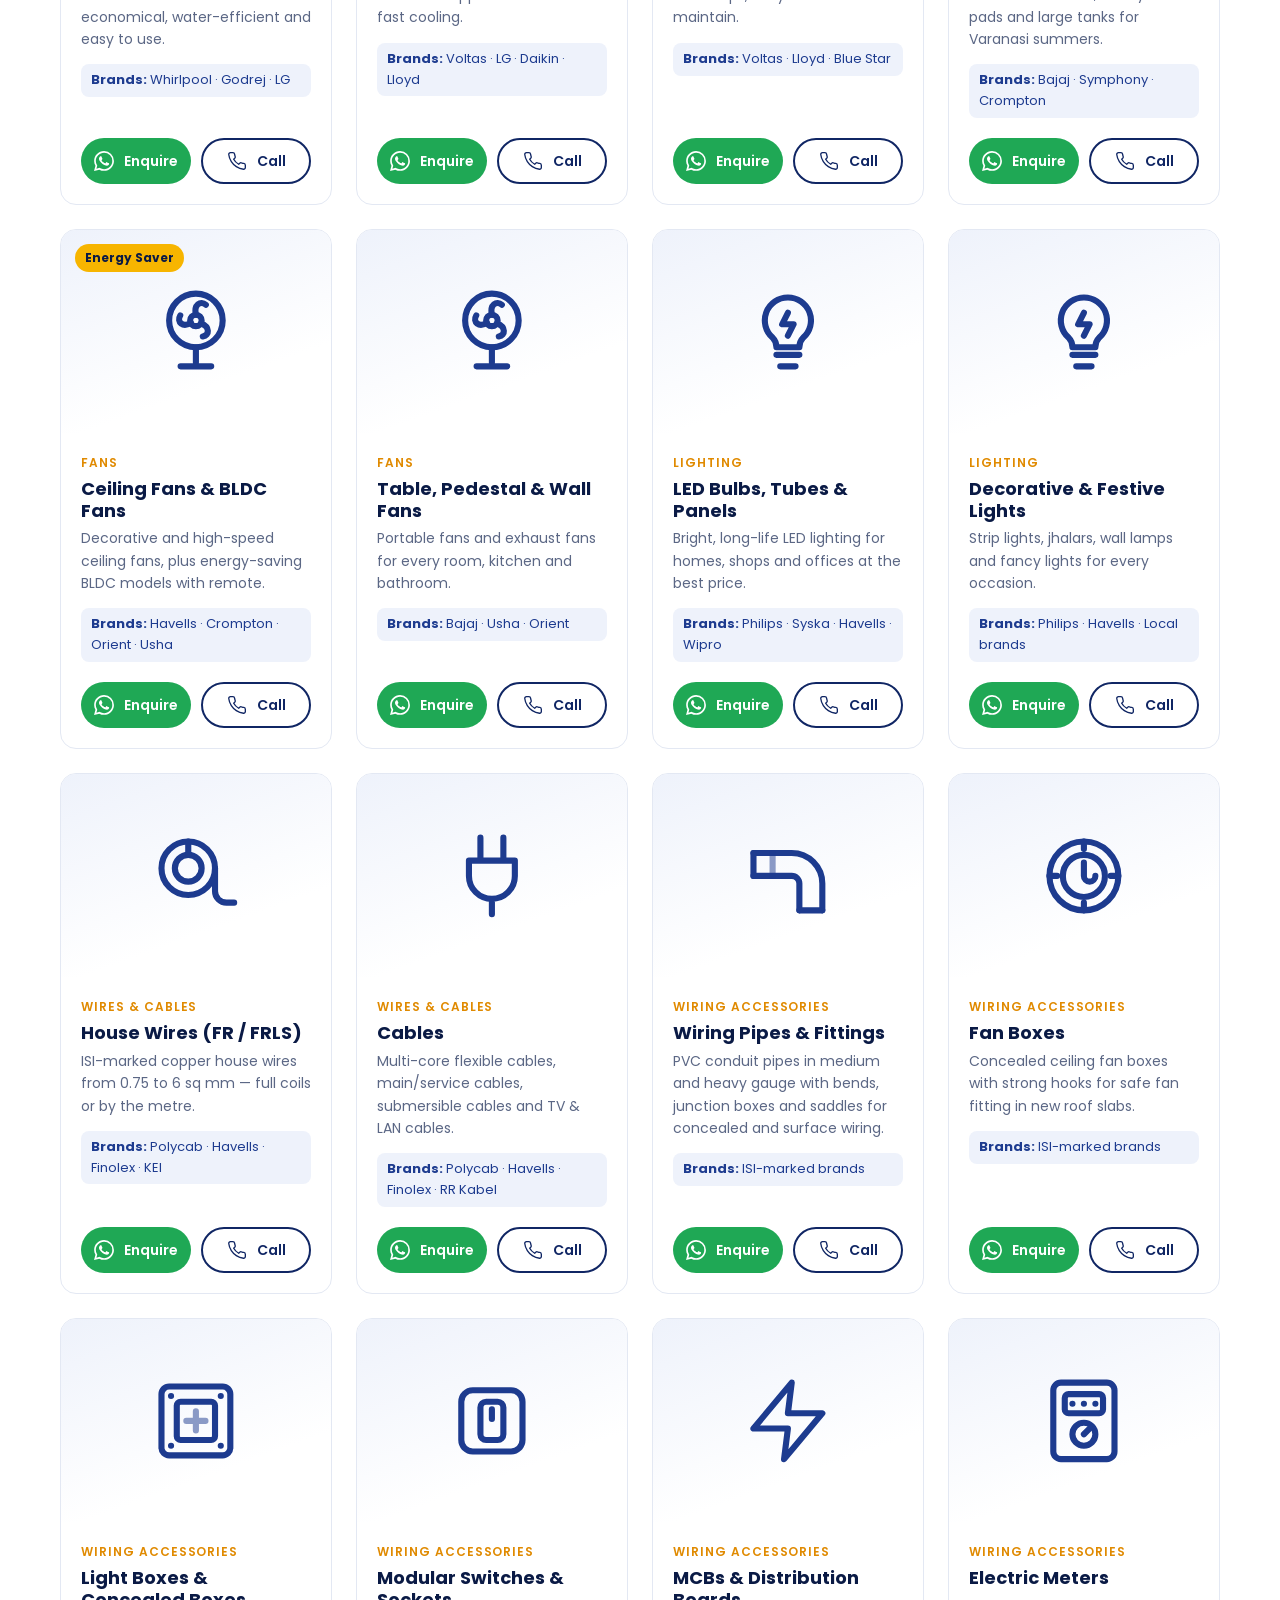
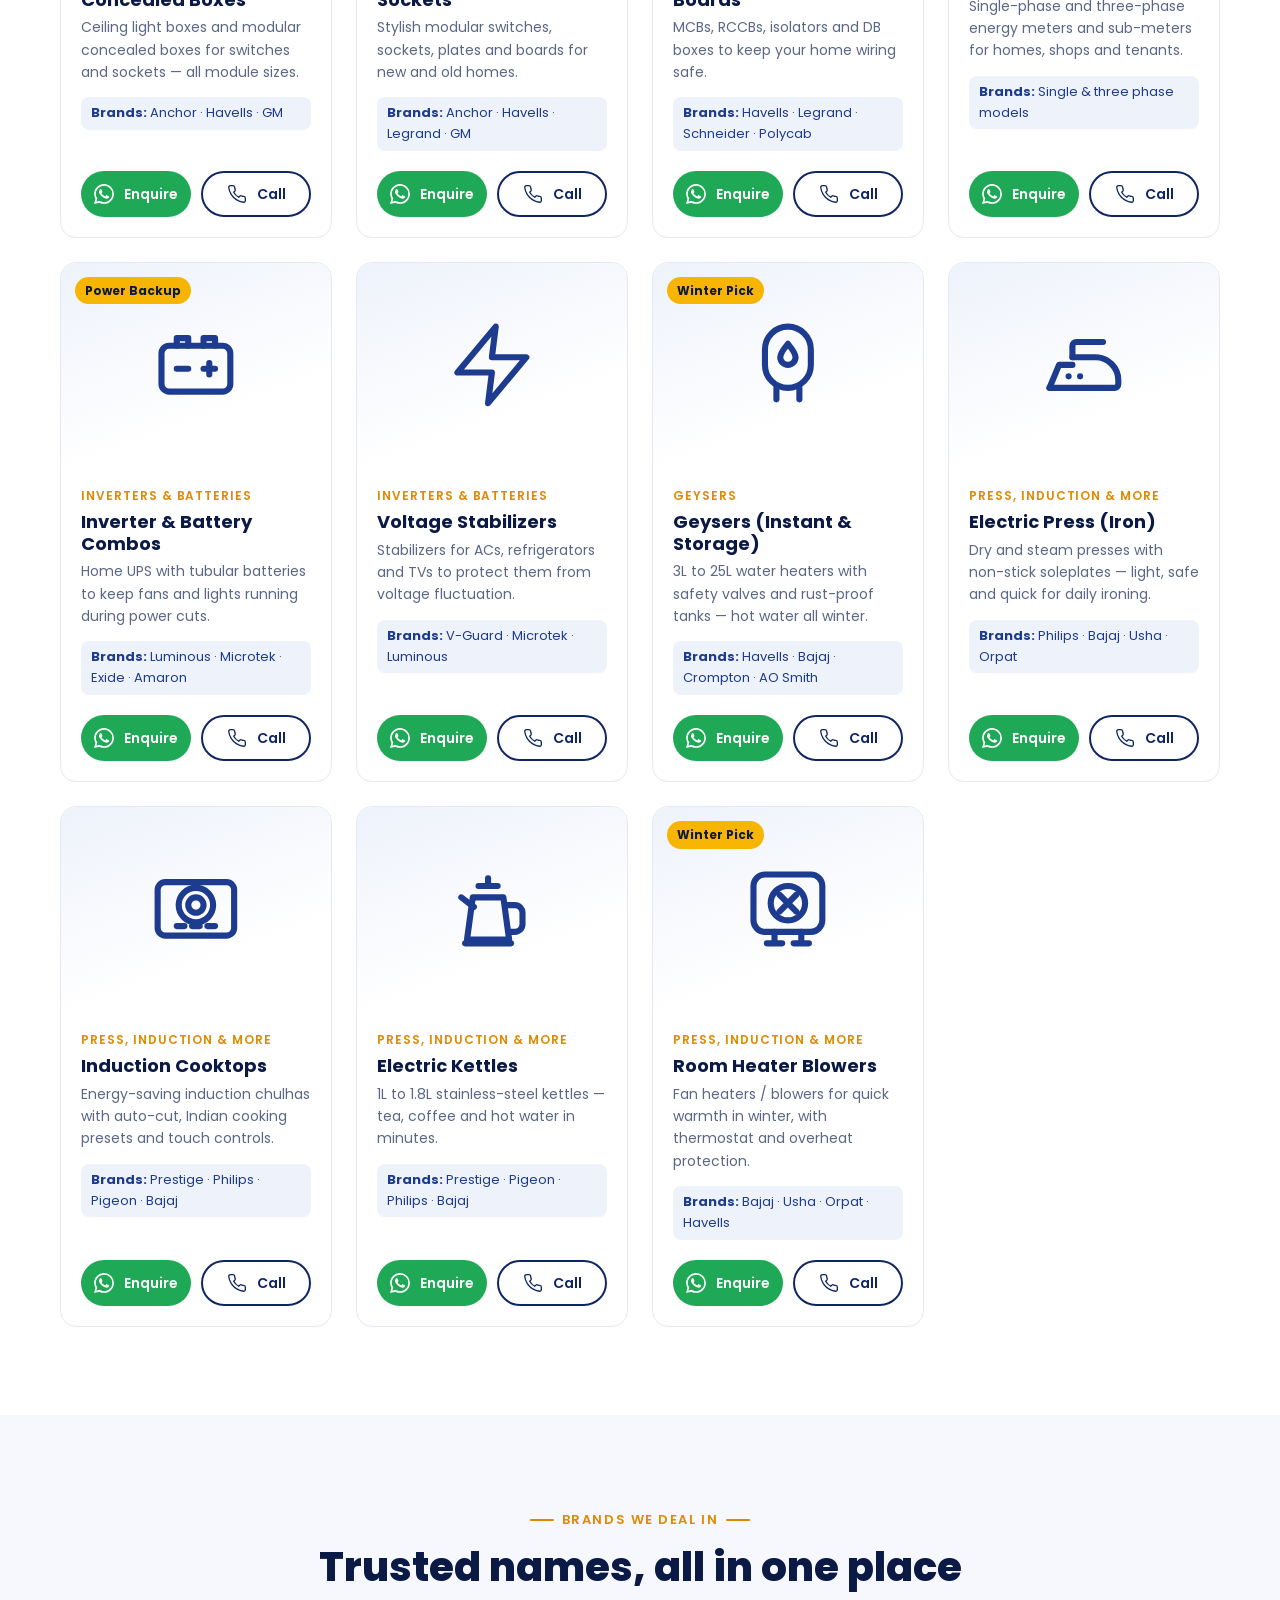
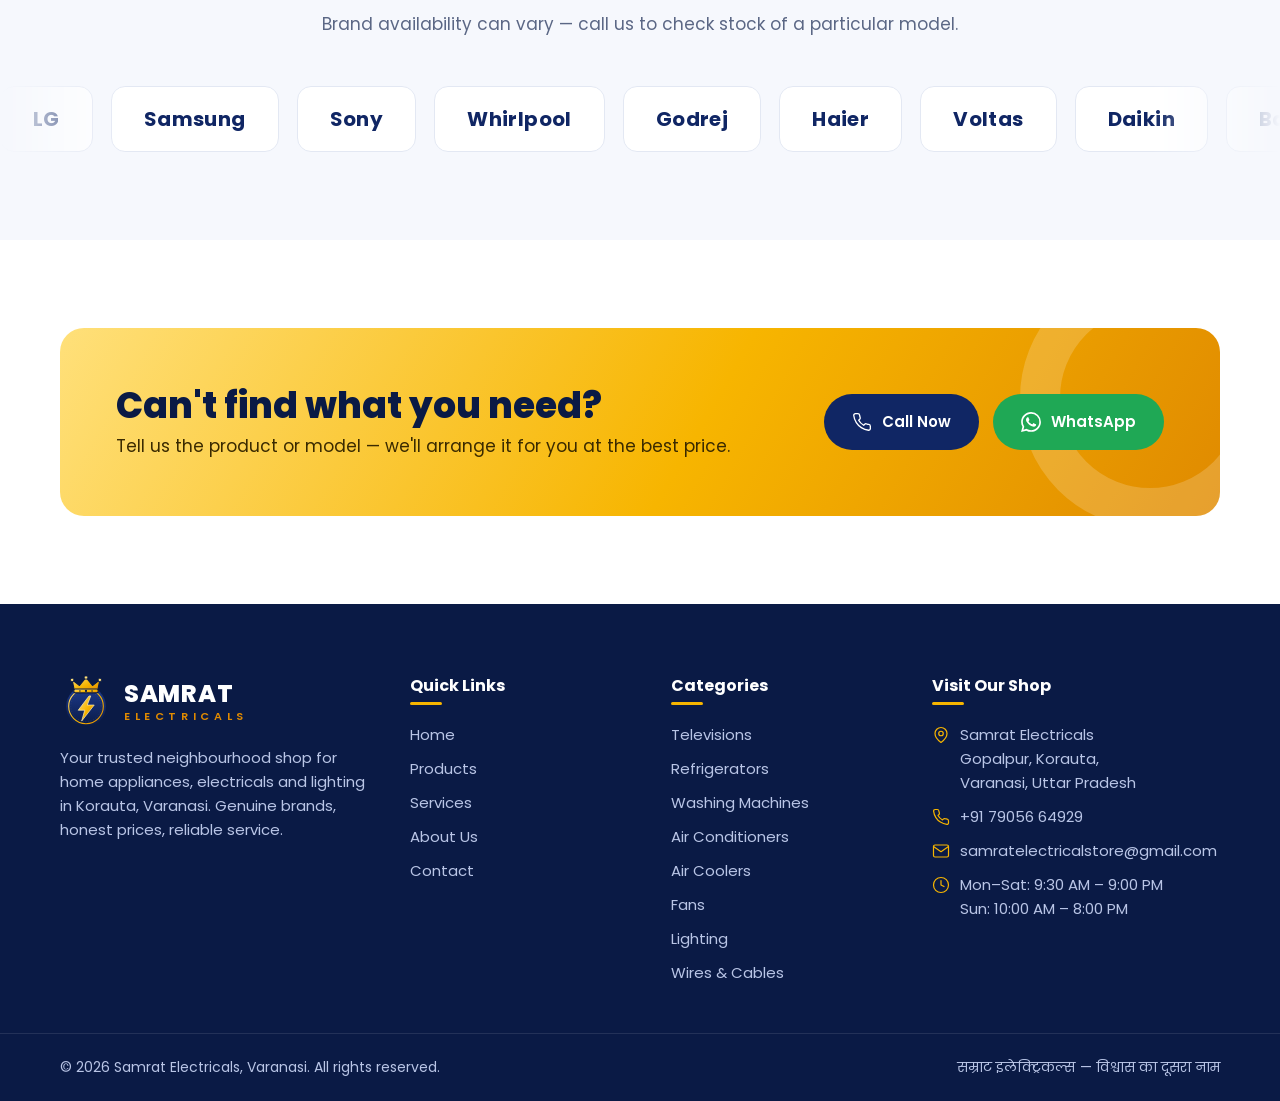
<file: products.html>
<!doctype html>
<html lang="en">
<head>
  <meta charset="utf-8">
  <meta name="viewport" content="width=device-width, initial-scale=1">
  <title>Products | Samrat Electricals, Korauta, Varanasi</title>
  <meta name="description" content="Browse TVs, refrigerators, washing machines, ACs, coolers, fans, LED lighting, wires, cables, wiring pipes, fan boxes, light boxes, switches, electric meters, inverters, geysers, induction, kettles, press and blowers at Samrat Electricals, Varanasi.">
  <meta name="theme-color" content="#0a1a45">
  <meta property="og:title" content="Products | Samrat Electricals, Korauta, Varanasi">
  <meta property="og:description" content="Browse TVs, refrigerators, washing machines, ACs, coolers, fans, LED lighting, wires, cables, wiring pipes, fan boxes, light boxes, switches, electric meters, inverters, geysers, induction, kettles, press and blowers at Samrat Electricals, Varanasi.">
  <meta property="og:image" content="assets/img/logo.png">
  <link rel="icon" type="image/svg+xml" href="assets/img/logo-mark.svg">
  <link rel="icon" type="image/png" href="assets/img/favicon.png">
  <link rel="apple-touch-icon" href="assets/img/apple-touch-icon.png">
  <link rel="preconnect" href="https://fonts.googleapis.com">
  <link rel="preconnect" href="https://fonts.gstatic.com" crossorigin>
  <link href="https://fonts.googleapis.com/css2?family=Poppins:wght@400;500;600;700;800&display=swap" rel="stylesheet">
  <link rel="stylesheet" href="assets/css/style.css">
</head>
<body data-page="products">
  <div id="site-header"></div>

  <main>
    <section class="page-hero">
      <div class="container">
        <nav class="breadcrumb" aria-label="Breadcrumb"><a href="index.html">Home</a><span>/</span><span>Products</span></nav>
        <h1>Our Products</h1>
        <p>Explore our range of home appliances and electrical goods. Tap <strong>Enquire</strong> on any product to get prices and the latest models on WhatsApp.</p>
      </div>
    </section>

    <section class="section" id="catalog">
      <div class="container">
        <label class="search">
          <span class="sr-only">Search products</span>
          <span data-icon="search"></span>
          <input type="search" id="search" placeholder="Search products or brands — e.g. AC, LG, fan" autocomplete="off">
        </label>
        <div class="filters" id="filters" role="toolbar" aria-label="Filter by category"></div>
        <div class="product-grid" id="catalog-grid"></div>
        <p class="empty" id="empty">No products match your search. Try another word, or <a data-wa-link href="#" style="color:var(--navy-700);font-weight:600">ask us on WhatsApp</a>.</p>
      </div>
    </section>

    <section class="section section--soft">
      <div class="container">
        <div class="section-head reveal">
          <span class="eyebrow">Brands we deal in</span>
          <h2>Trusted names, all in one place</h2>
          <p>Brand availability can vary — call us to check stock of a particular model.</p>
        </div>
      </div>
      <div class="brands" id="brands"></div>
    </section>
    <section class="section">
      <div class="container">
        <div class="cta reveal">
          <div>
            <h2>Can't find what you need?</h2>
            <p>Tell us the product or model — we'll arrange it for you at the best price.</p>
          </div>
          <div class="cta__actions">
            <a class="btn btn--navy" data-phone-link href="#"><span data-icon="phone"></span>Call Now</a>
            <a class="btn btn--whatsapp" data-wa-link href="#"><span data-icon="whatsapp"></span>WhatsApp</a>
          </div>
        </div>
      </div>
    </section>
  </main>

  <div id="site-footer"></div>
  <script src="assets/js/main.js"></script>
</body>
</html>
</file>
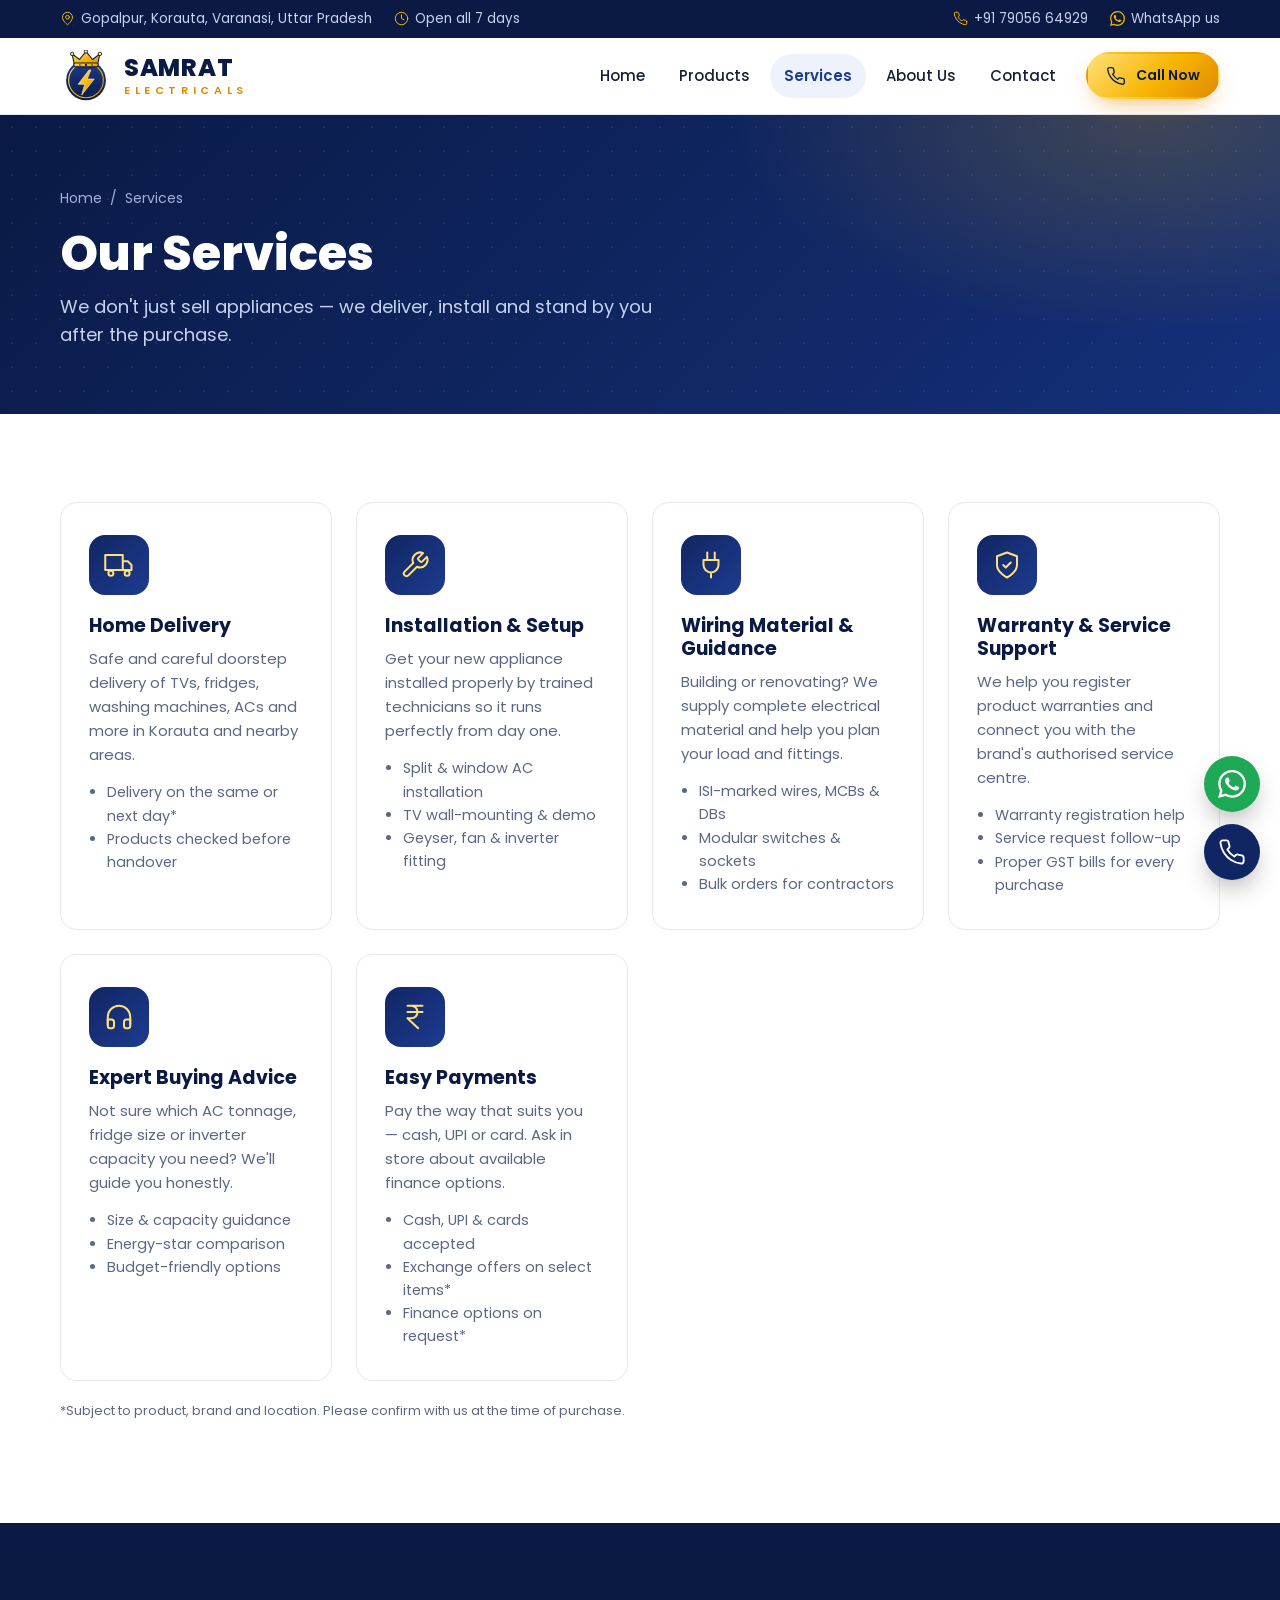
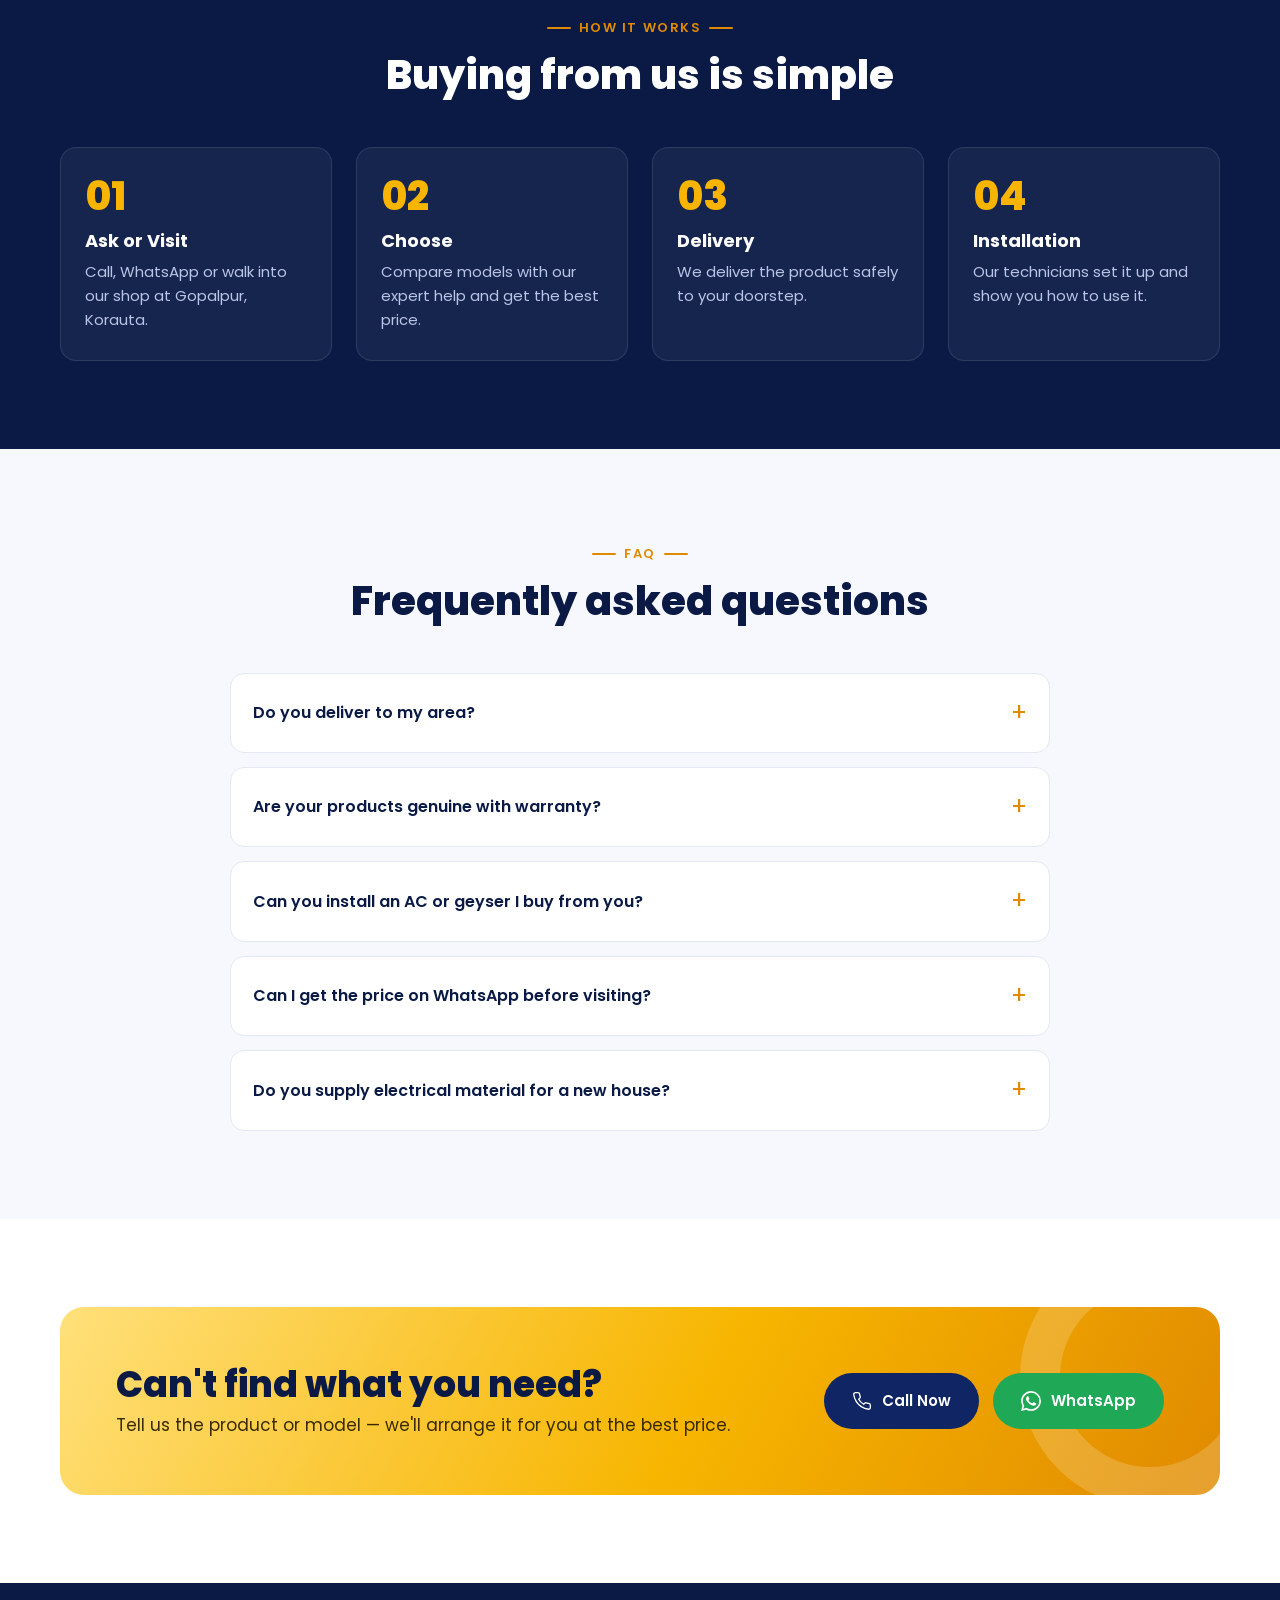
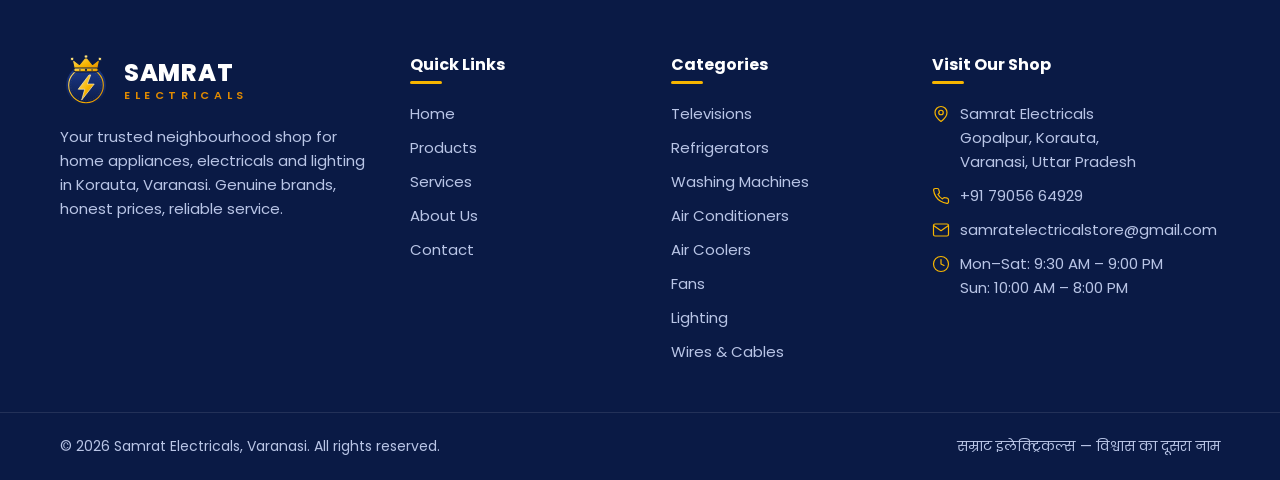
<file: services.html>
<!doctype html>
<html lang="en">
<head>
  <meta charset="utf-8">
  <meta name="viewport" content="width=device-width, initial-scale=1">
  <title>Services | Samrat Electricals, Korauta, Varanasi</title>
  <meta name="description" content="Home delivery, appliance installation, wiring material, warranty support and expert buying advice from Samrat Electricals, Gopalpur, Korauta, Varanasi.">
  <meta name="theme-color" content="#0a1a45">
  <meta property="og:title" content="Services | Samrat Electricals, Korauta, Varanasi">
  <meta property="og:description" content="Home delivery, appliance installation, wiring material, warranty support and expert buying advice from Samrat Electricals, Gopalpur, Korauta, Varanasi.">
  <meta property="og:image" content="assets/img/logo.png">
  <link rel="icon" type="image/svg+xml" href="assets/img/logo-mark.svg">
  <link rel="icon" type="image/png" href="assets/img/favicon.png">
  <link rel="apple-touch-icon" href="assets/img/apple-touch-icon.png">
  <link rel="preconnect" href="https://fonts.googleapis.com">
  <link rel="preconnect" href="https://fonts.gstatic.com" crossorigin>
  <link href="https://fonts.googleapis.com/css2?family=Poppins:wght@400;500;600;700;800&display=swap" rel="stylesheet">
  <link rel="stylesheet" href="assets/css/style.css">
</head>
<body data-page="services">
  <div id="site-header"></div>

  <main>
    <section class="page-hero">
      <div class="container">
        <nav class="breadcrumb" aria-label="Breadcrumb"><a href="index.html">Home</a><span>/</span><span>Services</span></nav>
        <h1>Our Services</h1>
        <p>We don't just sell appliances — we deliver, install and stand by you after the purchase.</p>
      </div>
    </section>

    <section class="section">
      <div class="container">
        <div class="service-grid">
          <div class="service reveal"><span class="service__ico" data-icon="truck"></span><h3>Home Delivery</h3><p>Safe and careful doorstep delivery of TVs, fridges, washing machines, ACs and more in Korauta and nearby areas.</p><ul><li>Delivery on the same or next day*</li><li>Products checked before handover</li></ul></div>
          <div class="service reveal"><span class="service__ico" data-icon="tools"></span><h3>Installation & Setup</h3><p>Get your new appliance installed properly by trained technicians so it runs perfectly from day one.</p><ul><li>Split & window AC installation</li><li>TV wall-mounting & demo</li><li>Geyser, fan & inverter fitting</li></ul></div>
          <div class="service reveal"><span class="service__ico" data-icon="plug"></span><h3>Wiring Material & Guidance</h3><p>Building or renovating? We supply complete electrical material and help you plan your load and fittings.</p><ul><li>ISI-marked wires, MCBs & DBs</li><li>Modular switches & sockets</li><li>Bulk orders for contractors</li></ul></div>
          <div class="service reveal"><span class="service__ico" data-icon="shield"></span><h3>Warranty & Service Support</h3><p>We help you register product warranties and connect you with the brand's authorised service centre.</p><ul><li>Warranty registration help</li><li>Service request follow-up</li><li>Proper GST bills for every purchase</li></ul></div>
          <div class="service reveal"><span class="service__ico" data-icon="headset"></span><h3>Expert Buying Advice</h3><p>Not sure which AC tonnage, fridge size or inverter capacity you need? We'll guide you honestly.</p><ul><li>Size & capacity guidance</li><li>Energy-star comparison</li><li>Budget-friendly options</li></ul></div>
          <div class="service reveal"><span class="service__ico" data-icon="rupee"></span><h3>Easy Payments</h3><p>Pay the way that suits you — cash, UPI or card. Ask in store about available finance options.</p><ul><li>Cash, UPI & cards accepted</li><li>Exchange offers on select items*</li><li>Finance options on request*</li></ul></div>
        </div>
        <p style="color:var(--muted);font-size:13px;margin-top:20px">*Subject to product, brand and location. Please confirm with us at the time of purchase.</p>
      </div>
    </section>

    <section class="section section--navy">
      <div class="container">
        <div class="section-head reveal">
          <span class="eyebrow">How it works</span>
          <h2>Buying from us is simple</h2>
        </div>
        <div class="steps">
          <div class="step reveal"><h3>Ask or Visit</h3><p>Call, WhatsApp or walk into our shop at Gopalpur, Korauta.</p></div>
          <div class="step reveal"><h3>Choose</h3><p>Compare models with our expert help and get the best price.</p></div>
          <div class="step reveal"><h3>Delivery</h3><p>We deliver the product safely to your doorstep.</p></div>
          <div class="step reveal"><h3>Installation</h3><p>Our technicians set it up and show you how to use it.</p></div>
        </div>
      </div>
    </section>

    <section class="section section--soft">
      <div class="container">
        <div class="section-head reveal">
          <span class="eyebrow">FAQ</span>
          <h2>Frequently asked questions</h2>
        </div>
        <div class="faq">
          <details class="reveal"><summary>Do you deliver to my area?</summary><p>Yes — we deliver in Gopalpur, Korauta and nearby villages and localities of Varanasi. Call or WhatsApp us with your location to confirm delivery timing.</p></details>
          <details class="reveal"><summary>Are your products genuine with warranty?</summary><p>Absolutely. We sell only original, sealed-box products from authorised channels. Every product comes with the manufacturer's warranty and a proper bill.</p></details>
          <details class="reveal"><summary>Can you install an AC or geyser I buy from you?</summary><p>Yes. We arrange installation for ACs, TVs, geysers, fans, inverters and more through trained technicians. Installation charges, if any, are told upfront.</p></details>
          <details class="reveal"><summary>Can I get the price on WhatsApp before visiting?</summary><p>Of course! Tap any WhatsApp button on this website, tell us the product you need, and we'll share the latest models and prices.</p></details>
          <details class="reveal"><summary>Do you supply electrical material for a new house?</summary><p>Yes — wires, MCBs, distribution boards, switches, sockets, LED lights and fans. Share your requirement list and we'll give you a complete quotation.</p></details>
        </div>
      </div>
    </section>
    <section class="section">
      <div class="container">
        <div class="cta reveal">
          <div>
            <h2>Can't find what you need?</h2>
            <p>Tell us the product or model — we'll arrange it for you at the best price.</p>
          </div>
          <div class="cta__actions">
            <a class="btn btn--navy" data-phone-link href="#"><span data-icon="phone"></span>Call Now</a>
            <a class="btn btn--whatsapp" data-wa-link href="#"><span data-icon="whatsapp"></span>WhatsApp</a>
          </div>
        </div>
      </div>
    </section>
  </main>

  <div id="site-footer"></div>
  <script src="assets/js/main.js"></script>
</body>
</html>
</file>
<file: assets/css/style.css>
/* ==========================================================
   Samrat Electricals — main stylesheet
   ========================================================== */
:root {
  --navy-900: #0a1a45;
  --navy-800: #102664;
  --navy-700: #1d3b8f;
  --navy-50: #eef2fb;
  --gold-500: #f7b500;
  --gold-600: #e08a00;
  --gold-300: #ffe07a;
  --gold-50: #fff8e1;
  --ink: #16203a;
  --muted: #5b6785;
  --line: #e3e8f3;
  --bg: #ffffff;
  --bg-soft: #f6f8fd;
  --green: #1fa855;
  --radius: 16px;
  --radius-sm: 10px;
  --shadow: 0 10px 30px -12px rgba(10, 26, 69, 0.25);
  --shadow-lg: 0 24px 60px -20px rgba(10, 26, 69, 0.35);
  --max: 1200px;
  --font: "Poppins", "Segoe UI", system-ui, -apple-system, Arial, sans-serif;
}

*, *::before, *::after { box-sizing: border-box; }
html { scroll-behavior: smooth; -webkit-text-size-adjust: 100%; }
body {
  margin: 0;
  font-family: var(--font);
  color: var(--ink);
  background: var(--bg);
  line-height: 1.6;
  font-size: 16px;
  overflow-x: hidden;
}
img, svg { max-width: 100%; display: block; }
a { color: inherit; text-decoration: none; }
h1, h2, h3, h4 { line-height: 1.2; margin: 0 0 .5em; color: var(--navy-900); }
p { margin: 0 0 1em; }
button { font: inherit; cursor: pointer; }
:focus-visible { outline: 3px solid var(--gold-500); outline-offset: 2px; border-radius: 4px; }

.container { width: 100%; max-width: var(--max); margin: 0 auto; padding: 0 20px; }
.section { padding: 88px 0; }
.section--soft { background: var(--bg-soft); }
.section--navy { background: var(--navy-900); color: #dbe3f7; }
.section--navy h2, .section--navy h3 { color: #fff; }

.eyebrow {
  display: inline-flex; align-items: center; gap: 8px;
  font-size: 13px; font-weight: 600; letter-spacing: .12em; text-transform: uppercase;
  color: var(--gold-600); margin-bottom: 12px;
}
.eyebrow::before { content: ""; width: 24px; height: 2px; background: currentColor; border-radius: 2px; }
.section-head { max-width: 680px; margin: 0 auto 48px; text-align: center; }
.section-head .eyebrow::after { content: ""; width: 24px; height: 2px; background: currentColor; border-radius: 2px; }
.section-head h2 { font-size: clamp(28px, 4vw, 40px); font-weight: 800; }
.section-head p { color: var(--muted); font-size: 17px; }
.section--navy .section-head p { color: #b9c5e6; }

/* ---------- Buttons ---------- */
.btn {
  display: inline-flex; align-items: center; justify-content: center; gap: 10px;
  padding: 14px 26px; border-radius: 999px; border: 2px solid transparent;
  font-weight: 600; font-size: 15px; transition: transform .2s, box-shadow .2s, background .2s, color .2s;
  white-space: nowrap;
}
.btn svg { width: 20px; height: 20px; flex: none; }
.btn:hover { transform: translateY(-2px); }
.btn--gold { background: linear-gradient(135deg, var(--gold-300), var(--gold-500) 55%, var(--gold-600)); color: var(--navy-900); box-shadow: 0 10px 24px -10px rgba(224, 138, 0, .7); }
.btn--navy { background: var(--navy-800); color: #fff; }
.btn--navy:hover { background: var(--navy-700); }
.btn--ghost { border-color: rgba(255,255,255,.4); color: #fff; }
.btn--ghost:hover { background: rgba(255,255,255,.1); }
.btn--outline { border-color: var(--navy-800); color: var(--navy-800); }
.btn--outline:hover { background: var(--navy-800); color: #fff; }
.btn--whatsapp { background: var(--green); color: #fff; }
.btn--sm { padding: 10px 18px; font-size: 14px; }
.btn--block { width: 100%; }

/* ---------- Top bar & Header ---------- */
.topbar { background: var(--navy-900); color: #c7d2ef; font-size: 13.5px; }
.topbar .container { display: flex; justify-content: space-between; align-items: center; gap: 16px; padding-top: 8px; padding-bottom: 8px; }
.topbar a:hover { color: var(--gold-300); }
.topbar__group { display: flex; gap: 22px; align-items: center; flex-wrap: wrap; }
.topbar__item { display: inline-flex; gap: 6px; align-items: center; }
.topbar__item svg { width: 15px; height: 15px; color: var(--gold-500); }

.header {
  position: sticky; top: 0; z-index: 50;
  background: rgba(255,255,255,.92); backdrop-filter: saturate(160%) blur(12px);
  border-bottom: 1px solid var(--line); transition: box-shadow .25s;
}
.header.is-scrolled { box-shadow: 0 8px 24px -16px rgba(10,26,69,.35); }
.header .container { display: flex; align-items: center; justify-content: space-between; height: 76px; gap: 20px; }

.brand { display: flex; align-items: center; gap: 12px; }
.brand img { width: 52px; height: 52px; }
.brand__text { display: flex; flex-direction: column; line-height: 1; }
.brand__name { font-size: 24px; font-weight: 800; color: var(--navy-900); letter-spacing: .03em; }
.brand__sub { font-size: 11px; font-weight: 600; color: var(--gold-600); letter-spacing: .42em; margin-top: 5px; }

.nav { display: flex; align-items: center; gap: 6px; }
.nav__link { padding: 10px 14px; border-radius: 999px; font-weight: 500; font-size: 15px; color: var(--ink); transition: background .2s, color .2s; }
.nav__link:hover { background: var(--navy-50); color: var(--navy-700); }
.nav__link.is-active { color: var(--navy-700); background: var(--navy-50); font-weight: 600; }
.nav__cta { margin-left: 10px; }

.nav-toggle {
  display: none; width: 46px; height: 46px; border-radius: 12px; border: 1px solid var(--line);
  background: #fff; align-items: center; justify-content: center; color: var(--navy-900);
}
.nav-toggle svg { width: 24px; height: 24px; }

/* ---------- Hero ---------- */
.hero {
  position: relative; overflow: hidden; color: #fff;
  background:
    radial-gradient(900px 500px at 85% 10%, rgba(247,181,0,.18), transparent 60%),
    radial-gradient(700px 500px at 0% 100%, rgba(29,59,143,.9), transparent 60%),
    linear-gradient(135deg, #0a1a45 0%, #102664 60%, #14307a 100%);
}
.hero::after {
  content: ""; position: absolute; inset: 0; pointer-events: none;
  background-image: radial-gradient(rgba(255,255,255,.08) 1px, transparent 1px);
  background-size: 26px 26px; mask-image: linear-gradient(to bottom, #000, transparent 85%);
}
.hero .container { position: relative; z-index: 1; display: grid; grid-template-columns: 1.1fr .9fr; gap: 48px; align-items: center; padding-top: 80px; padding-bottom: 96px; }
.hero__badge {
  display: inline-flex; align-items: center; gap: 10px; padding: 8px 16px 8px 8px; border-radius: 999px;
  background: rgba(255,255,255,.08); border: 1px solid rgba(255,255,255,.15); font-size: 14px; margin-bottom: 22px;
}
.hero__badge span { background: var(--gold-500); color: var(--navy-900); font-weight: 700; font-size: 12px; padding: 4px 10px; border-radius: 999px; }
.hero h1 { color: #fff; font-size: clamp(34px, 5.2vw, 58px); font-weight: 800; letter-spacing: -.01em; }
.hero h1 em { font-style: normal; background: linear-gradient(90deg, var(--gold-300), var(--gold-500)); -webkit-background-clip: text; background-clip: text; color: transparent; }
.hero__hindi { font-size: 20px; color: var(--gold-300); font-weight: 600; margin-bottom: 14px; }
.hero__lead { font-size: 18px; color: #c7d2ef; max-width: 560px; margin-bottom: 30px; }
.hero__actions { display: flex; flex-wrap: wrap; gap: 14px; margin-bottom: 36px; }
.hero__meta { display: flex; flex-wrap: wrap; gap: 26px; color: #b9c5e6; font-size: 14px; }
.hero__meta div { display: flex; align-items: center; gap: 8px; }


.hero__visual { position: relative; aspect-ratio: 1; max-width: 480px; justify-self: center; width: 100%; }
.hero__ring { position: absolute; inset: 8%; border-radius: 50%; border: 1px dashed rgba(255,224,122,.35); animation: spin 60s linear infinite; }
.hero__ring--2 { inset: 0; border-style: solid; border-color: rgba(255,255,255,.08); animation-duration: 90s; animation-direction: reverse; }
.hero__emblem { position: absolute; inset: 22%; filter: drop-shadow(0 30px 40px rgba(0,0,0,.45)); animation: float 6s ease-in-out infinite; }
.hero__chip {
  position: absolute; display: flex; align-items: center; gap: 10px; padding: 10px 14px; border-radius: 14px;
  background: #fff; color: var(--navy-900); font-weight: 600; font-size: 14px; box-shadow: var(--shadow-lg);
  animation: float 5s ease-in-out infinite;
}
.hero__chip .ico { width: 38px; height: 38px; border-radius: 10px; background: var(--gold-50); color: var(--gold-600); display: grid; place-items: center; }
.hero__chip .ico svg { width: 24px; height: 24px; }
.hero__chip small { display: block; font-weight: 500; color: var(--muted); font-size: 12px; }
.hero__chip--1 { top: 6%; left: -4%; animation-delay: -1s; }
.hero__chip--2 { top: 44%; right: -8%; animation-delay: -2.5s; }
.hero__chip--3 { bottom: 4%; left: 4%; animation-delay: -4s; }
@keyframes spin { to { transform: rotate(360deg); } }
@keyframes float { 0%,100% { transform: translateY(0); } 50% { transform: translateY(-12px); } }

/* ---------- Page hero (inner pages) ---------- */
.page-hero {
  position: relative; color: #fff; overflow: hidden; padding: 72px 0 64px;
  background: radial-gradient(700px 360px at 90% 0%, rgba(247,181,0,.2), transparent 60%), linear-gradient(135deg, #0a1a45, #14307a);
}
.page-hero::after { content: ""; position: absolute; inset: 0; background-image: radial-gradient(rgba(255,255,255,.07) 1px, transparent 1px); background-size: 24px 24px; pointer-events: none; }
.page-hero .container { position: relative; z-index: 1; }
.page-hero h1 { color: #fff; font-size: clamp(32px, 5vw, 48px); font-weight: 800; margin-bottom: 10px; }
.page-hero p { color: #c7d2ef; font-size: 18px; max-width: 640px; margin: 0; }
.breadcrumb { display: flex; gap: 8px; font-size: 14px; color: #9fb0dc; margin-bottom: 16px; }
.breadcrumb a:hover { color: var(--gold-300); }

/* ---------- Feature strip ---------- */
.features { margin-top: -48px; position: relative; z-index: 2; }
.features__grid { display: grid; grid-template-columns: repeat(4, 1fr); background: #fff; border-radius: var(--radius); box-shadow: var(--shadow-lg); overflow: hidden; }
.feature { display: flex; gap: 14px; align-items: flex-start; padding: 26px 24px; border-right: 1px solid var(--line); }
.feature:last-child { border-right: 0; }
.feature__ico { flex: none; width: 48px; height: 48px; border-radius: 12px; background: var(--navy-50); color: var(--navy-700); display: grid; place-items: center; }
.feature__ico svg { width: 26px; height: 26px; }
.feature h3 { font-size: 16px; margin-bottom: 4px; }
.feature p { font-size: 14px; color: var(--muted); margin: 0; }

/* ---------- Category cards ---------- */
.cat-grid { display: grid; grid-template-columns: repeat(auto-fill, minmax(170px, 1fr)); gap: 18px; }
.cat {
  position: relative; display: flex; flex-direction: column; align-items: center; text-align: center; gap: 14px;
  padding: 28px 16px 22px; background: #fff; border: 1px solid var(--line); border-radius: var(--radius);
  transition: transform .25s, box-shadow .25s, border-color .25s;
}
.cat:hover { transform: translateY(-6px); box-shadow: var(--shadow); border-color: transparent; }
.cat__ico { width: 76px; height: 76px; border-radius: 22px; display: grid; place-items: center; background: linear-gradient(135deg, var(--navy-50), #fff); color: var(--navy-700); transition: background .25s, color .25s; }
.cat:hover .cat__ico { background: linear-gradient(135deg, var(--gold-300), var(--gold-500)); color: var(--navy-900); }
.cat__ico svg { width: 42px; height: 42px; }
.cat h3 { font-size: 16px; margin: 0; }
.cat span { font-size: 13px; color: var(--muted); }

/* ---------- Product cards ---------- */
.filters { display: flex; flex-wrap: wrap; gap: 10px; justify-content: center; margin-bottom: 36px; }
.filter {
  padding: 9px 18px; border-radius: 999px; border: 1px solid var(--line); background: #fff; color: var(--ink);
  font-size: 14px; font-weight: 500; transition: all .2s;
}
.filter:hover { border-color: var(--navy-700); color: var(--navy-700); }
.filter.is-active { background: var(--navy-800); border-color: var(--navy-800); color: #fff; }
.search { display: block; max-width: 520px; margin: 0 auto 24px; position: relative; }
.search input { width: 100%; padding: 14px 18px 14px 48px; border-radius: 999px; border: 1px solid var(--line); font: inherit; background: #fff; }
.search input:focus { outline: none; border-color: var(--navy-700); box-shadow: 0 0 0 4px rgba(29,59,143,.12); }
.search svg { position: absolute; left: 18px; top: 50%; transform: translateY(-50%); width: 20px; height: 20px; color: var(--muted); }

.product-grid { display: grid; grid-template-columns: repeat(auto-fill, minmax(250px, 1fr)); gap: 24px; }
.product {
  display: flex; flex-direction: column; background: #fff; border: 1px solid var(--line); border-radius: var(--radius);
  overflow: hidden; transition: transform .25s, box-shadow .25s;
}
.product:hover { transform: translateY(-6px); box-shadow: var(--shadow); }
.product__media { position: relative; aspect-ratio: 4/3; display: grid; place-items: center; background: linear-gradient(160deg, var(--navy-50), #fff 70%); color: var(--navy-700); }
.product__media svg { width: 34%; height: auto; }
.product__tag { position: absolute; top: 14px; left: 14px; background: var(--gold-500); color: var(--navy-900); font-size: 12px; font-weight: 700; padding: 4px 10px; border-radius: 999px; }
.product__body { padding: 20px; display: flex; flex-direction: column; gap: 6px; flex: 1; }
.product__cat { font-size: 12px; font-weight: 600; letter-spacing: .08em; text-transform: uppercase; color: var(--gold-600); }
.product h3 { font-size: 18px; margin: 0; }
.product p { font-size: 14px; color: var(--muted); margin: 0 0 8px; }
.product__brands { font-size: 13px; color: var(--navy-700); background: var(--navy-50); padding: 6px 10px; border-radius: 8px; margin-bottom: 14px; }
.product__actions { margin-top: auto; display: flex; gap: 10px; }
.product__actions .btn { flex: 1; padding: 10px 12px; font-size: 14px; }
.empty { text-align: center; color: var(--muted); padding: 40px 0; display: none; }

/* ---------- Split / about ---------- */
.split { display: grid; grid-template-columns: 1fr 1fr; gap: 64px; align-items: center; }
.split h2 { font-size: clamp(28px, 4vw, 40px); font-weight: 800; }
.split p { color: var(--muted); font-size: 17px; }
.checklist { list-style: none; padding: 0; margin: 24px 0 32px; display: grid; gap: 12px; }
.checklist li { display: flex; gap: 12px; align-items: flex-start; }
.checklist [data-icon] { margin-top: 1px; }

.showcase {
  position: relative; border-radius: 24px; padding: 40px; color: #fff; min-height: 420px;
  background: linear-gradient(135deg, var(--navy-900), var(--navy-700)); overflow: hidden; box-shadow: var(--shadow-lg);
  display: grid; place-items: center;
}
.showcase::before { content: ""; position: absolute; width: 380px; height: 380px; border-radius: 50%; background: radial-gradient(circle, rgba(247,181,0,.35), transparent 70%); top: -120px; right: -120px; }
.showcase__grid { position: relative; display: grid; grid-template-columns: repeat(3, 1fr); gap: 16px; width: 100%; }
.showcase__tile { aspect-ratio: 1; border-radius: 18px; background: rgba(255,255,255,.07); border: 1px solid rgba(255,255,255,.12); display: grid; place-items: center; color: var(--gold-300); transition: background .25s, transform .25s; }
.showcase__tile:hover { background: rgba(255,255,255,.14); transform: scale(1.04); }
.showcase__tile svg { width: 48%; height: auto; }
.showcase__stamp { position: absolute; bottom: 20px; right: 20px; background: var(--gold-500); color: var(--navy-900); padding: 12px 18px; border-radius: 14px; font-weight: 700; line-height: 1.2; text-align: center; box-shadow: var(--shadow); }
.showcase__stamp small { display: block; font-weight: 500; font-size: 12px; }

/* ---------- Brands marquee ---------- */
.brands { overflow: hidden; mask-image: linear-gradient(90deg, transparent, #000 10%, #000 90%, transparent); }
.brands__track { display: flex; gap: 18px; width: max-content; animation: marquee 40s linear infinite; }
.brands:hover .brands__track { animation-play-state: paused; }
.brand-pill { padding: 16px 32px; border-radius: 14px; background: #fff; border: 1px solid var(--line); font-weight: 700; font-size: 20px; color: var(--navy-800); letter-spacing: .02em; white-space: nowrap; }
@keyframes marquee { to { transform: translateX(-50%); } }

/* ---------- Service cards ---------- */
.service-grid { display: grid; grid-template-columns: repeat(auto-fill, minmax(260px, 1fr)); gap: 24px; }
.service {
  position: relative; padding: 32px 28px; border-radius: var(--radius); background: #fff; border: 1px solid var(--line);
  transition: transform .25s, box-shadow .25s; overflow: hidden;
}
.service::after { content: ""; position: absolute; left: 0; bottom: 0; height: 4px; width: 0; background: linear-gradient(90deg, var(--gold-300), var(--gold-600)); transition: width .35s; }
.service:hover { transform: translateY(-6px); box-shadow: var(--shadow); }
.service:hover::after { width: 100%; }
.service__ico { width: 60px; height: 60px; border-radius: 16px; background: linear-gradient(135deg, var(--navy-800), var(--navy-700)); color: var(--gold-300); display: grid; place-items: center; margin-bottom: 20px; }
.service__ico svg { width: 30px; height: 30px; }
.service h3 { font-size: 19px; }
.service p { color: var(--muted); font-size: 15px; margin: 0; }
.service ul { margin: 14px 0 0; padding-left: 18px; color: var(--muted); font-size: 14.5px; }
.section--navy .service { background: rgba(255,255,255,.05); border-color: rgba(255,255,255,.1); }
.section--navy .service p { color: #b9c5e6; }

/* ---------- Steps ---------- */
.steps { display: grid; grid-template-columns: repeat(4, 1fr); gap: 24px; counter-reset: step; }
.step { position: relative; padding: 28px 24px; border-radius: var(--radius); background: rgba(255,255,255,.05); border: 1px solid rgba(255,255,255,.1); }
.step::before { counter-increment: step; content: "0" counter(step); display: block; font-size: 40px; font-weight: 800; color: var(--gold-500); line-height: 1; margin-bottom: 14px; }
.step h3 { font-size: 18px; }
.step p { color: #b9c5e6; font-size: 15px; margin: 0; }

/* ---------- Stats ---------- */
.stats { display: grid; grid-template-columns: repeat(4, 1fr); gap: 20px; }
.stat { text-align: center; padding: 28px 16px; border-radius: var(--radius); background: #fff; border: 1px solid var(--line); }
.stat strong { display: block; font-size: 38px; font-weight: 800; color: var(--navy-800); line-height: 1.1; }
.stat span { color: var(--muted); font-size: 14px; }

/* ---------- Values ---------- */
.values { display: grid; grid-template-columns: repeat(3, 1fr); gap: 24px; }
.value { padding: 30px; border-radius: var(--radius); background: #fff; border: 1px solid var(--line); }
.value__ico { width: 54px; height: 54px; border-radius: 14px; background: var(--gold-50); color: var(--gold-600); display: grid; place-items: center; margin-bottom: 18px; }
.value__ico svg { width: 28px; height: 28px; }
.value h3 { font-size: 19px; }
.value p { color: var(--muted); margin: 0; font-size: 15px; }

/* ---------- CTA band ---------- */
.cta {
  position: relative; overflow: hidden; border-radius: 24px; padding: 56px; color: var(--navy-900);
  background: linear-gradient(120deg, var(--gold-300), var(--gold-500) 55%, var(--gold-600));
  display: flex; align-items: center; justify-content: space-between; gap: 32px; flex-wrap: wrap;
}
.cta::before { content: ""; position: absolute; right: -60px; top: -60px; width: 260px; height: 260px; border-radius: 50%; border: 40px solid rgba(255,255,255,.18); }
.cta h2 { font-size: clamp(26px, 3.6vw, 36px); font-weight: 800; margin-bottom: 6px; }
.cta p { margin: 0; font-size: 17px; color: #3a2a00; }
.cta__actions { position: relative; display: flex; gap: 14px; flex-wrap: wrap; }

/* ---------- Contact ---------- */
.contact-grid { display: grid; grid-template-columns: .9fr 1.1fr; gap: 40px; align-items: start; }
.info-cards { display: grid; gap: 16px; }
.info-card { display: flex; gap: 16px; padding: 22px; border-radius: var(--radius); background: #fff; border: 1px solid var(--line); transition: box-shadow .2s; }
.info-card:hover { box-shadow: var(--shadow); }
.info-card__ico { flex: none; width: 50px; height: 50px; border-radius: 14px; background: var(--navy-800); color: var(--gold-300); display: grid; place-items: center; }
.info-card__ico svg { width: 24px; height: 24px; }
.info-card h3 { font-size: 16px; margin-bottom: 2px; }
.info-card p, .info-card a { color: var(--muted); margin: 0; font-size: 15px; }
.info-card a:hover { color: var(--navy-700); }

.form { padding: 36px; border-radius: 20px; background: #fff; border: 1px solid var(--line); box-shadow: var(--shadow); }
.form h2 { font-size: 26px; }
.form > p { color: var(--muted); }
.form__row { display: grid; grid-template-columns: 1fr 1fr; gap: 16px; }
.field { display: flex; flex-direction: column; gap: 6px; margin-bottom: 16px; }
.field label { font-size: 14px; font-weight: 600; color: var(--navy-900); }
.field input, .field select, .field textarea {
  font: inherit; font-size: 15px; padding: 13px 14px; border-radius: var(--radius-sm); border: 1px solid var(--line); background: var(--bg-soft); color: var(--ink);
  transition: border-color .2s, box-shadow .2s, background .2s;
}
.field textarea { min-height: 120px; resize: vertical; }
.field input:focus, .field select:focus, .field textarea:focus { outline: none; border-color: var(--navy-700); background: #fff; box-shadow: 0 0 0 4px rgba(29,59,143,.12); }
.form__note { font-size: 13px; color: var(--muted); margin: 12px 0 0; text-align: center; }

.map { border-radius: 20px; overflow: hidden; border: 1px solid var(--line); box-shadow: var(--shadow); height: 420px; background: var(--navy-50); }
.map iframe { width: 100%; height: 100%; border: 0; }

.hours { width: 100%; border-collapse: collapse; font-size: 15px; }
.hours td { padding: 10px 0; border-bottom: 1px dashed var(--line); }
.hours td:last-child { text-align: right; font-weight: 600; color: var(--navy-800); }
.hours tr.is-today td { color: var(--gold-600); font-weight: 700; }

/* ---------- FAQ ---------- */
.faq { max-width: 820px; margin: 0 auto; display: grid; gap: 14px; }
.faq details { background: #fff; border: 1px solid var(--line); border-radius: 14px; padding: 4px 22px; transition: box-shadow .2s; }
.faq details[open] { box-shadow: var(--shadow); }
.faq summary { list-style: none; cursor: pointer; padding: 16px 0; font-weight: 600; color: var(--navy-900); display: flex; justify-content: space-between; gap: 16px; align-items: center; }
.faq summary::-webkit-details-marker { display: none; }
.faq summary::after { content: "+"; font-size: 24px; font-weight: 400; color: var(--gold-600); transition: transform .2s; }
.faq details[open] summary::after { transform: rotate(45deg); }
.faq details p { color: var(--muted); padding-bottom: 12px; margin: 0; }

/* ---------- Footer ---------- */
.footer { background: var(--navy-900); color: #b9c5e6; padding-top: 72px; font-size: 15px; }
.footer__grid { display: grid; grid-template-columns: 1.4fr 1fr 1fr 1.3fr; gap: 40px; padding-bottom: 48px; }
.footer .brand__name { color: #fff; }
.footer__about { margin: 18px 0 20px; max-width: 320px; }
.footer h4 { color: #fff; font-size: 16px; margin-bottom: 18px; position: relative; padding-bottom: 10px; }
.footer h4::after { content: ""; position: absolute; left: 0; bottom: 0; width: 32px; height: 3px; border-radius: 2px; background: var(--gold-500); }
.footer ul { list-style: none; padding: 0; margin: 0; display: grid; gap: 10px; }
.footer a:hover { color: var(--gold-300); }
.footer__contact li { display: flex; gap: 10px; align-items: flex-start; }
.footer__contact svg { flex: none; width: 18px; height: 18px; color: var(--gold-500); margin-top: 3px; }
.socials { display: flex; gap: 10px; }
.socials a { width: 40px; height: 40px; border-radius: 50%; display: grid; place-items: center; background: rgba(255,255,255,.08); transition: background .2s, color .2s; }
.socials a:hover { background: var(--gold-500); color: var(--navy-900); }
.socials svg { width: 18px; height: 18px; }
.footer__bottom { border-top: 1px solid rgba(255,255,255,.1); padding: 22px 0; font-size: 14px; }
.footer__bottom .container { display: flex; justify-content: space-between; gap: 16px; flex-wrap: wrap; }

/* ---------- Floating buttons ---------- */
.fab { position: fixed; right: 20px; bottom: 20px; z-index: 60; display: flex; flex-direction: column; gap: 12px; }
.fab a { width: 56px; height: 56px; border-radius: 50%; display: grid; place-items: center; color: #fff; box-shadow: 0 12px 28px -8px rgba(0,0,0,.4); transition: transform .2s; }
.fab a:hover { transform: scale(1.08); }
.fab svg { width: 28px; height: 28px; }
.fab__wa { background: var(--green); animation: pulse 2.4s infinite; }
.fab__call { background: var(--navy-800); }
@keyframes pulse { 0% { box-shadow: 0 0 0 0 rgba(31,168,85,.55); } 70% { box-shadow: 0 0 0 16px rgba(31,168,85,0); } 100% { box-shadow: 0 0 0 0 rgba(31,168,85,0); } }

/* ---------- Reveal on scroll ---------- */
.reveal { opacity: 0; transform: translateY(24px); transition: opacity .7s ease, transform .7s ease; }
.reveal.is-visible { opacity: 1; transform: none; }

/* ---------- 404 ---------- */
.notfound { min-height: 70vh; display: grid; place-items: center; text-align: center; padding: 60px 20px; }
.notfound img { width: 140px; margin: 0 auto 24px; }
.notfound h1 { font-size: 72px; font-weight: 800; margin: 0; }

/* ---------- Responsive ---------- */
@media (max-width: 1024px) {
  .features__grid { grid-template-columns: repeat(2, 1fr); }
  .feature:nth-child(2) { border-right: 0; }
  .feature:nth-child(-n+2) { border-bottom: 1px solid var(--line); }
  .footer__grid { grid-template-columns: 1fr 1fr; }
  .steps, .stats { grid-template-columns: repeat(2, 1fr); }
  .values { grid-template-columns: 1fr 1fr; }
}
@media (max-width: 900px) {
  .nav-toggle { display: inline-flex; }
  .nav {
    position: fixed; inset: 76px 0 auto 0; flex-direction: column; align-items: stretch; gap: 4px;
    background: #fff; padding: 16px 20px 24px; border-bottom: 1px solid var(--line); box-shadow: 0 20px 30px -20px rgba(10,26,69,.35);
    transform: translateY(-120%); visibility: hidden; transition: transform .3s, visibility .3s;
  }
  .nav.is-open { transform: none; visibility: visible; }
  .nav__link { padding: 14px 16px; border-radius: 12px; }
  .nav__cta { margin: 8px 0 0; }
  .hero .container { grid-template-columns: 1fr; padding-top: 56px; }
  .hero__visual { max-width: 360px; }
  .split, .contact-grid { grid-template-columns: 1fr; gap: 40px; }
  .topbar__group--right { display: none; }
}
@media (max-width: 640px) {
  .section { padding: 64px 0; }
  .container { padding: 0 16px; }
  .topbar { display: none; }
  .brand__name { font-size: 20px; }
  .brand img { width: 44px; height: 44px; }
  .features__grid { grid-template-columns: 1fr; }
  .feature { border-right: 0; border-bottom: 1px solid var(--line); }
  .feature:last-child { border-bottom: 0; }
  .cat-grid { grid-template-columns: repeat(2, 1fr); gap: 12px; }
  .footer__grid, .steps, .values { grid-template-columns: 1fr; }
  .stats { grid-template-columns: 1fr 1fr; }
  .form { padding: 24px; }
  .form__row { grid-template-columns: 1fr; gap: 0; }
  .cta { padding: 36px 24px; }
  .showcase { padding: 24px; min-height: 0; }
  .hero__chip { font-size: 12px; padding: 8px 10px; }
  .hero__chip .ico { width: 30px; height: 30px; }
  .hero__chip--2 { right: -2%; }
  .hero__chip--1 { left: 0; }
  .hero__actions .btn { flex: 1; }
}
@media (prefers-reduced-motion: reduce) {
  *, *::before, *::after { animation: none !important; transition: none !important; scroll-behavior: auto !important; }
  .reveal { opacity: 1; transform: none; }
}

/* icon slot helpers */
.btn [data-icon], .hero__meta [data-icon], .checklist [data-icon], .info-card a [data-icon] { display: inline-flex; flex: none; }
.hero__meta [data-icon] svg { width: 20px; height: 20px; color: var(--gold-500); }
.checklist [data-icon] svg { width: 24px; height: 24px; color: var(--green); }
.sr-only { position: absolute; width: 1px; height: 1px; padding: 0; margin: -1px; overflow: hidden; clip: rect(0,0,0,0); white-space: nowrap; border: 0; }
</file>
